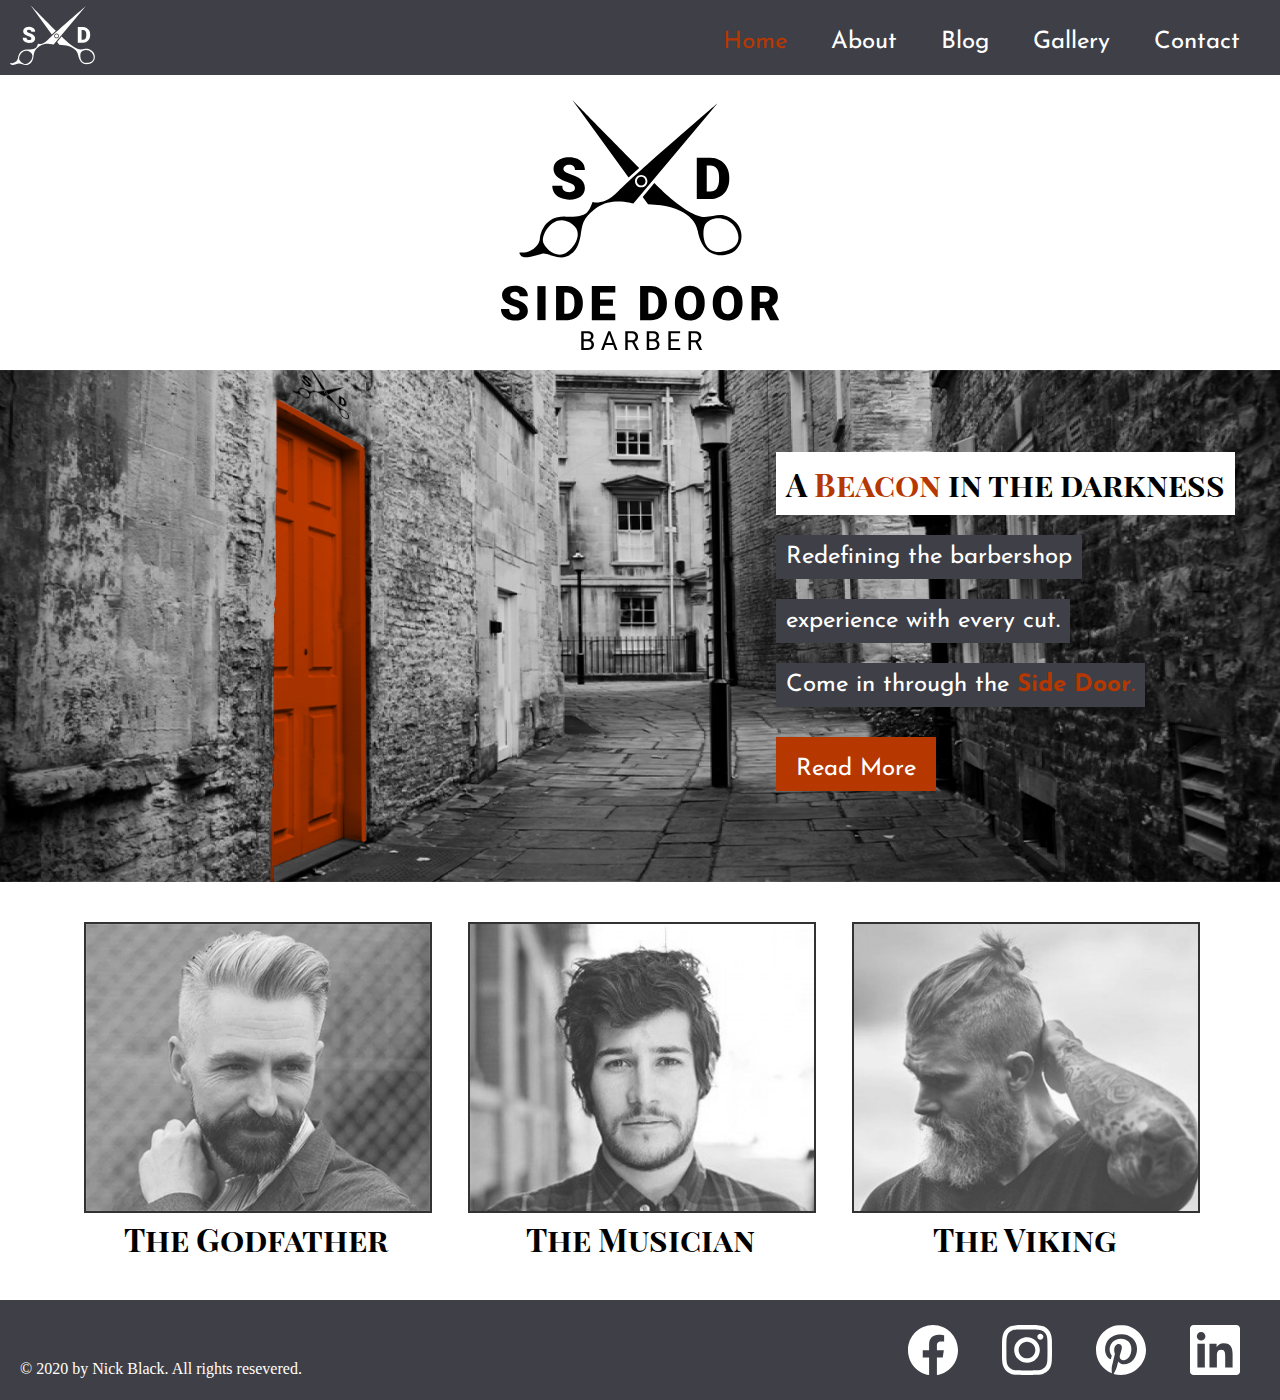
<file: index.html>
<!DOCTYPE html>
<html lang="en">
<head>
    <meta charset="UTF-8">
    <meta name="viewport" content="width=device-width, initial-scale=1.0">
    <title>Side Door Barber</title>
    <link rel="stylesheet" href="style.css">
    <link href="https://fonts.googleapis.com/css2?family=Josefin+Sans:ital,wght@0,400;0,700;1,400&family=Playfair+Display+SC:ital,wght@0,400;0,700;0,900;1,400&display=swap" rel="stylesheet">
    <link rel="stylesheet" href="https://cdnjs.cloudflare.com/ajax/libs/font-awesome/4.7.0/css/font-awesome.min.css">
    <script src="script.js"></script>
</head>
<body>

    <header>
        <nav id="navbar" class="navbar">
            <object data="./images/sdb_scissors_white.svg" type="image/svg+xml"></object>
            <div id="nav-links" class="topnav">
                <a href="javascript:void(0);" class="icon" onclick="myFunction()">
                    <i class="fa fa-bars"></i>
                </a>
                <a href="index.html" class="active">Home</a>
                <a href="./about/about.html">About</a>
                <a href="./blog/blog.html">Blog</a>
                <a href="./gallery/gallery.html">Gallery</a>
                <a href="./contact/contact.html">Contact</a>
            </div>
        </nav>
    </header>
    <main>
        <section id="logo">
            <object data="./images/sdb_logo_black.svg" type="image/svg+xml"></object>
        </section>
        
        <section>
            <div class="textbox-5"><h1>A <span class="orange-text" onclick="beaconLight()">Beacon</span> in the darkness</h1></div>
            <div id="main-image">
                <div class="main-container">
                    <img src="./images/main-img.svg" alt="Let There Be Light" id="beacon">
                    <img src="./images/main-img-door-o.svg" alt="Knock Twice" id="orange-door">
                    <img src="./images/main-img-door-y.svg" alt="Knock Twice" id="yellow-door">
                    <img src="./images/main-img-door-b.svg" alt="Knock Twice" id="blue-door">
                    <img src="./images/main-img-door-g.svg" alt="Knock Twice" id="green-door">
                    <img src="./images/main-img-door-p.svg" alt="Knock Twice" id="pink-door">
                    <div class="side-box">
                        <div class="textbox-1">
                            <h1>A <span class="orange-text" onclick="beaconLight()">Beacon</span> in the darkness</h1>
                        </div>
                        <div class="textbox-2">
                            <h2>Redefining the barbershop</h2>
                        </div>
                        <div class="textbox-2">
                            <h2>experience with every cut.</h2>
                        </div>
                        <div class="textbox-2">
                            <h2>Come in through the <span class="orange-text" onclick="changeDoor()"><b>Side Door</b>.</span></h2>
                        </div>
                        <div class="textbox-3">
                            <h2>Redefining the barbershop experience with every cut.</h2>
                            <h2>Come in through the <span class="orange-text" onclick="changeDoor()"><b>Side Door</b>.</span></h2>
                        </div>
                        <a href="./about/about.html">
                            <div class="button">
                                Read More
                            </div>
                        </a>
                    </div>
                </div>
            </div>
            <div class="textbox-4">
                <h2>Redefining the barbershop experience with every cut.</h2>
                <h2>Come in through the <span class="orange-text" onclick="changeDoor()"><b>Side Door</b>.</span></h2>
            </div>
        </section>
        <section>
            <div class="second-container">
                <div class="image-box">
                    <a href="./gallery/gallery.html"><img src="./images/the_og.jpg" alt="The Godfather"></a>
                    <h1>The Godfather</h1>
                </div>
                <div class="image-box">
                    <a href="./gallery/gallery.html"><img src="./images/the_musician.jpg" alt="The Musician"></a>
                    <h1>The Musician</h1>
                </div>
                <div class="image-box">
                    <a href="./gallery/gallery.html"><img src="./images/the_viking.jpg" alt="The Viking"></a>
                    <h1>The Viking</h1>
                </div>
            </div>
        </section>
    </main>
    <footer>
        <section class="footer-box">
           
            <div class="social-media">
                <a href="https://www.facebook.com" target="_blank"><img src="./images/facebook_logo.svg" alt="Facebook.com"></a>
                <a href="https://www.instagram.com" target="_blank"><img src="./images/instagram_logo.svg" alt="Instagram.com"></a>
                <a href="https://www.pinterest.com" target="_blank"><img src="./images/pinterest_logo.svg" alt="Pinterest.com"></a>
                <a href="https://www.linkedin.com" target="_blank"><img src="./images/linkedin_logo.svg" alt="linkedIn.com"></a>
                <span class="small-text">© 2020 by Nick Black. All rights resevered.</span>
            </div>
        </section>
    </footer>
</body>
</html>
</file>
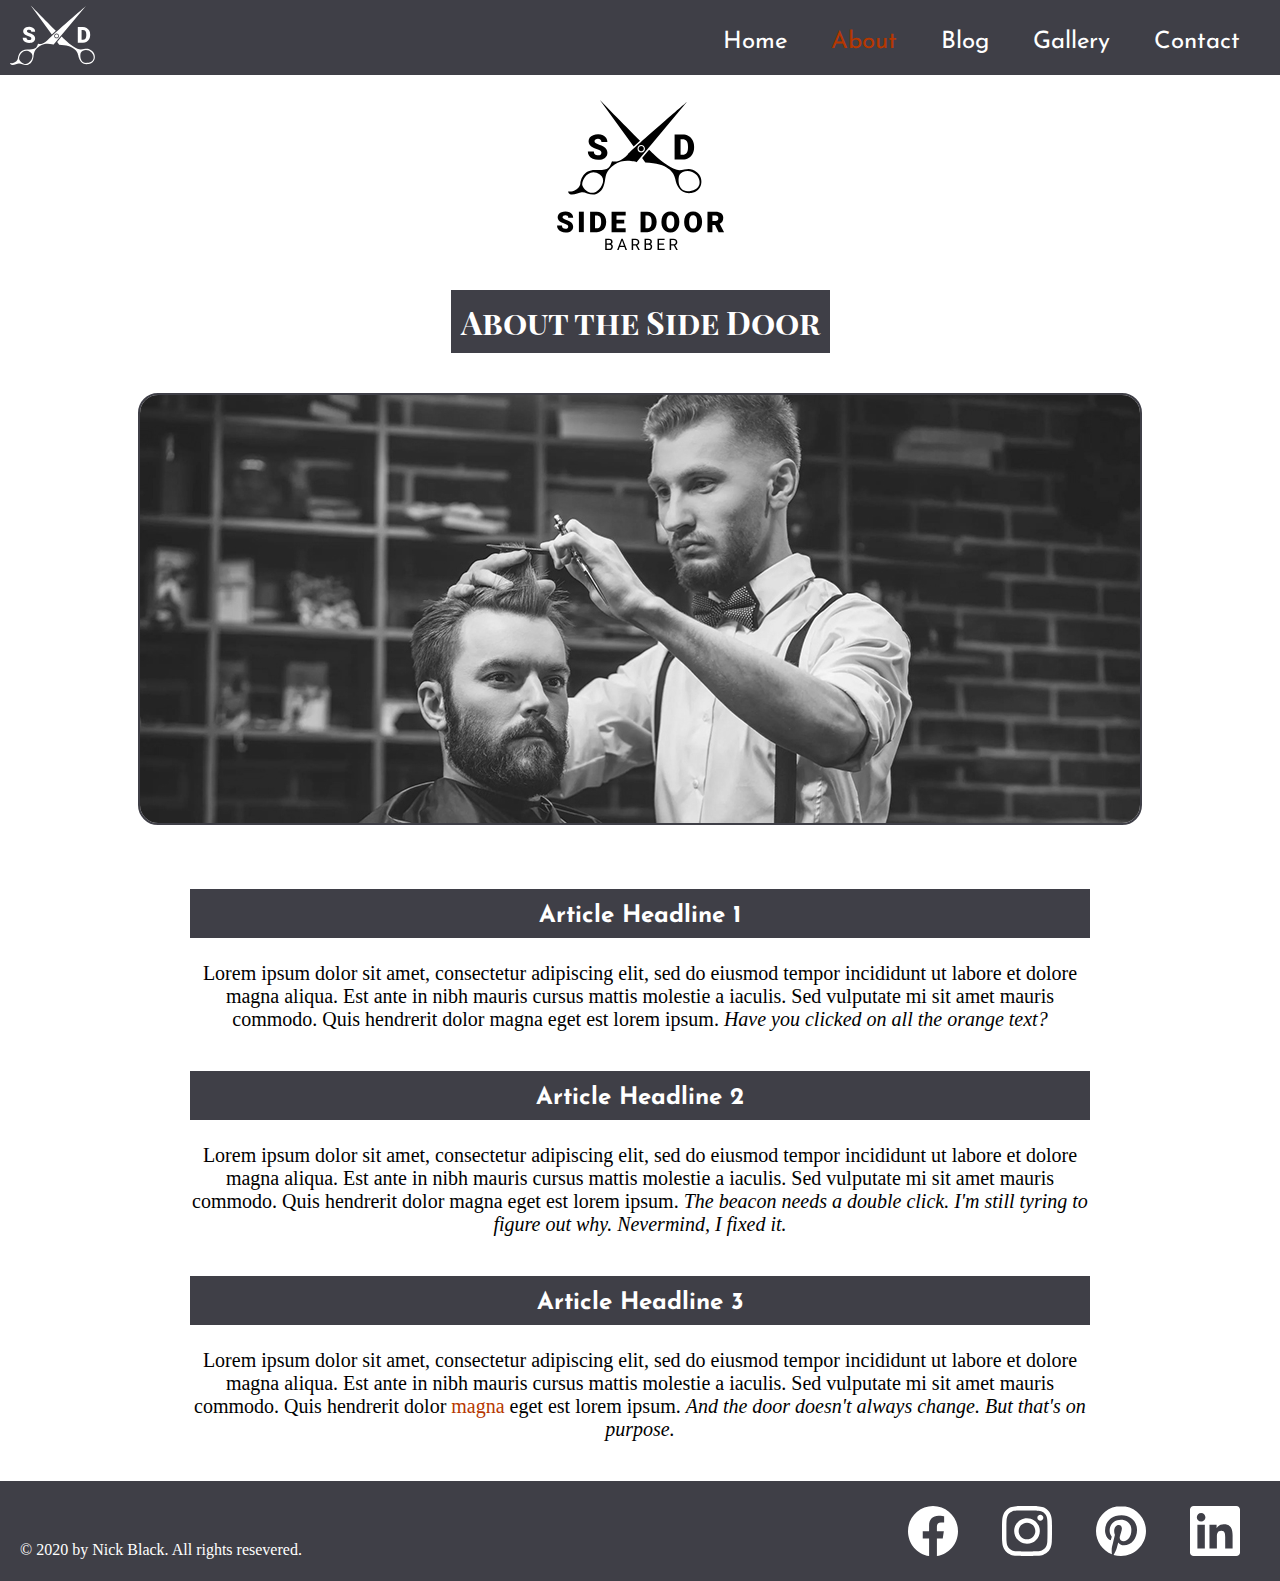
<file: about/about.html>
<!DOCTYPE html>
<html lang="en">
<head>
    <meta charset="UTF-8">
    <meta name="viewport" content="width=device-width, initial-scale=1.0">
    <title>About Side Door</title>
    <link rel="stylesheet" href="../style.css">
    <link rel="stylesheet" href="about-style.css">
    <link href="https://fonts.googleapis.com/css2?family=Josefin+Sans:ital,wght@0,400;0,700;1,400&family=Playfair+Display+SC:ital,wght@0,400;0,700;0,900;1,400&display=swap" rel="stylesheet">
    <link rel="stylesheet" href="https://cdnjs.cloudflare.com/ajax/libs/font-awesome/4.7.0/css/font-awesome.min.css">
    <script src="../script.js"></script>
</head>
<body>
    <header>
        <nav id="navbar" class="navbar">
            <object data="../images/sdb_scissors_white.svg" type="image/svg+xml"></object>
            <div id="nav-links" class="topnav">
                <a href="javascript:void(0);" class="icon" onclick="myFunction()">
                    <i class="fa fa-bars"></i>
                </a>
                <a href="../index.html">Home</a>
                <a href="../about/about.html" class="active">About</a>
                <a href="../blog/blog.html">Blog</a>
                <a href="../gallery/gallery.html" >Gallery</a>
                <a href="../contact/contact.html">Contact</a>
            </div>
        </nav>
    </header>
    <main>
        <section id="logo">
            <object data="../images/sdb_logo_black.svg" type="image/svg+xml"></object>
        </section>
        <section class="wrapper">
            <div class="about-container">
                <div class="headline-box">
                    <h1>About the Side Door</h1>
                </div>
                <div class="about-image-container">
                    <img src="./cutin_hair.jpg" alt="Cuttin' Hair" class="about-image">
                </div>
            </div>
            <div class="article-container">
                <div class="article-box">
                    <h3 class="header-bars">Article Headline 1</h3>
                    <article>Lorem ipsum dolor sit amet, consectetur adipiscing elit, sed do eiusmod tempor incididunt ut labore et dolore magna aliqua. Est ante in nibh mauris cursus mattis molestie a iaculis. Sed vulputate mi sit amet mauris commodo. Quis hendrerit dolor magna eget est lorem ipsum. <i>Have you clicked on all the orange text?</i></article>
                </div>
                <div class="article-box">
                    <h3 class="header-bars">Article Headline 2</h3>
                    <article>Lorem ipsum dolor sit amet, consectetur adipiscing elit, sed do eiusmod tempor incididunt ut labore et dolore magna aliqua. Est ante in nibh mauris cursus mattis molestie a iaculis. Sed vulputate mi sit amet mauris commodo. Quis hendrerit dolor magna eget est lorem ipsum. <i>The beacon needs a double click. I'm still tyring to figure out why. Nevermind, I fixed it.</i></article>
                </div>
                <div class="article-box">
                    <h3 class="header-bars">Article Headline 3</h3>
                    <article>Lorem ipsum dolor sit amet, consectetur adipiscing elit, sed do eiusmod tempor incididunt ut labore et dolore magna aliqua. Est ante in nibh mauris cursus mattis molestie a iaculis. Sed vulputate mi sit amet mauris commodo. Quis hendrerit dolor <span class="orange-text" onclick="turnOrange()">magna</span> eget est lorem ipsum. <i>And the door doesn't always change.  But that's on purpose.</i></article>
                </div>
            </div>
        </section>
            </main>
    <footer>
        <section class="footer-box">
            <div class="social-media">
                <a href="https://www.facebook.com" target="_blank"><img src="../images/facebook_logo.svg" alt="Facebook.com"></a>
                <a href="https://www.instagram.com" target="_blank"><img src="../images/instagram_logo.svg" alt="Instagram.com"></a>
                <a href="https://www.pinterest.com" target="_blank"><img src="../images/pinterest_logo.svg" alt="Pinterest.com"></a>
                <a href="https://www.linkedin.com" target="_blank"><img src="../images/linkedin_logo.svg" alt="linkedIn.com"></a>
                <span class="small-text">© 2020 by Nick Black. All rights resevered.</span>
            </div>
        </section>
    </footer>
</body>
</html>
</file>
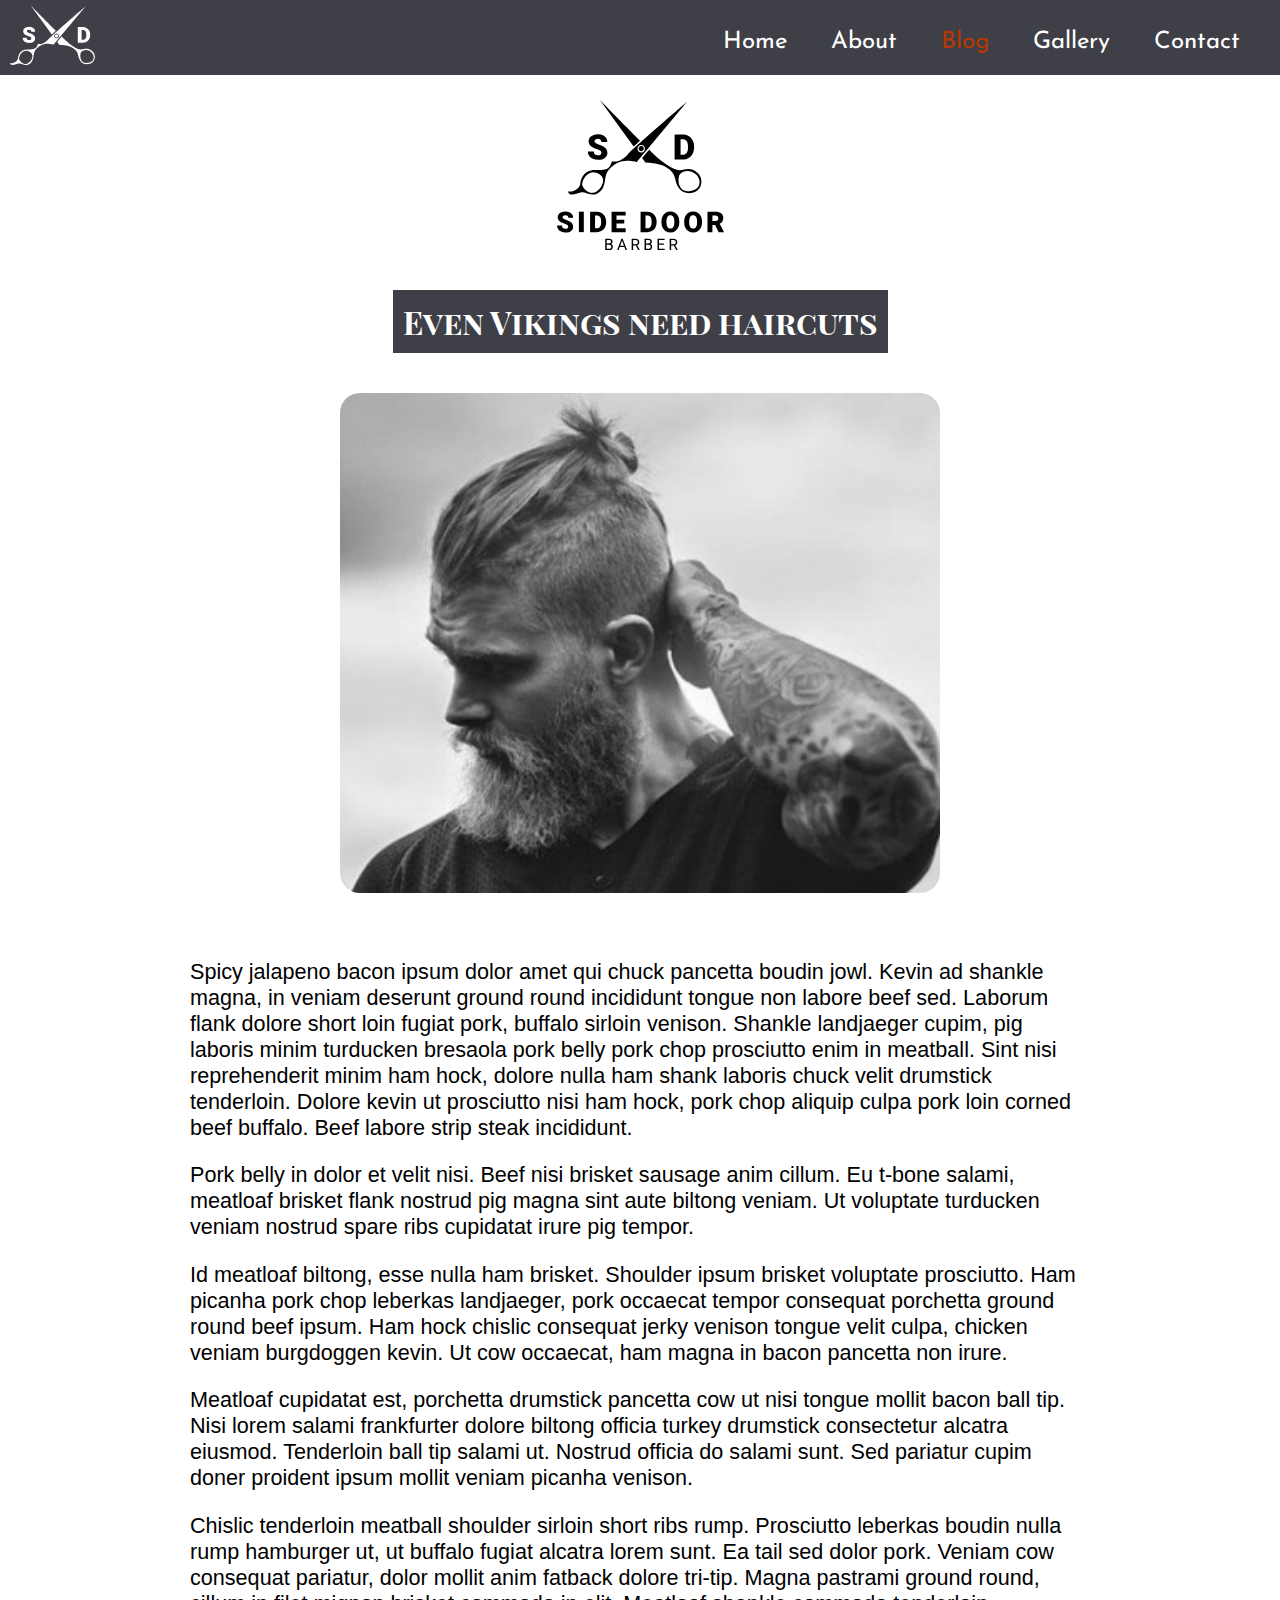
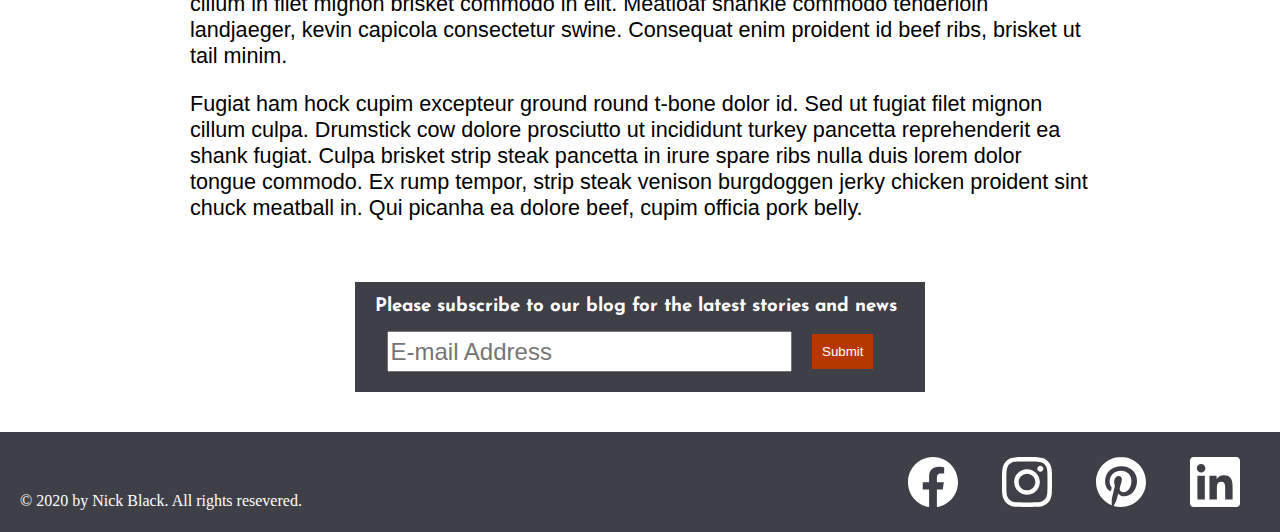
<file: blog/blog-page-1.html>
<!DOCTYPE html>
<html lang="en">
<head>
    <meta charset="UTF-8">
    <meta name="viewport" content="width=device-width, initial-scale=1.0">
    <title>The Side Blog</title>
    <link rel="stylesheet" href="../style.css">
    <link rel="stylesheet" href="blog-style.css">
    <link href="https://fonts.googleapis.com/css2?family=Josefin+Sans:ital,wght@0,400;0,700;1,400&family=Playfair+Display+SC:ital,wght@0,400;0,700;0,900;1,400&display=swap" rel="stylesheet">
    <link rel="stylesheet" href="https://cdnjs.cloudflare.com/ajax/libs/font-awesome/4.7.0/css/font-awesome.min.css">
    <script src="../script.js"></script>
</head>
<body>
    <header>
        <nav id="navbar" class="navbar">
            <object data="../images/sdb_scissors_white.svg" type="image/svg+xml"></object>
            <div id="nav-links" class="topnav">
                <a href="javascript:void(0);" class="icon" onclick="myFunction()">
                    <i class="fa fa-bars"></i>
                </a>
                <a href="../index.html">Home</a>
                <a href="../about/about.html">About</a>
                <a href="../blog/blog.html" class="active">Blog</a>
                <a href="../gallery/gallery.html" >Gallery</a>
                <a href="../contact/contact.html">Contact</a>
            </div>
        </nav>
    </header>
    <main>
        <section id="logo">
            <object data="../images/sdb_logo_black.svg" type="image/svg+xml"></object>
        </section>
        <section class="wrapper">
            <div class="headline-box">
                <h1>Even Vikings need haircuts</h1>
            </div>
            <div class="blog-container">
                <div class="headline-image">
                    <img src="./images/the_viking.jpg" alt="Viking">
                </div>
                <section class="blog-article">
                    <p>Spicy jalapeno bacon ipsum dolor amet qui chuck pancetta boudin jowl. Kevin ad shankle magna, in veniam deserunt ground round incididunt tongue non labore beef sed. Laborum flank dolore short loin fugiat pork, buffalo sirloin venison. Shankle landjaeger cupim, pig laboris minim turducken bresaola pork belly pork chop prosciutto enim in meatball. Sint nisi reprehenderit minim ham hock, dolore nulla ham shank laboris chuck velit drumstick tenderloin. Dolore kevin ut prosciutto nisi ham hock, pork chop aliquip culpa pork loin corned beef buffalo. Beef labore strip steak incididunt.</p>
                    <p>Pork belly in dolor et velit nisi. Beef nisi brisket sausage anim cillum. Eu t-bone salami, meatloaf brisket flank nostrud pig magna sint aute biltong veniam. Ut voluptate turducken veniam nostrud spare ribs cupidatat irure pig tempor.</p>
                    <p>Id meatloaf biltong, esse nulla ham brisket. Shoulder ipsum brisket voluptate prosciutto. Ham picanha pork chop leberkas landjaeger, pork occaecat tempor consequat porchetta ground round beef ipsum. Ham hock chislic consequat jerky venison tongue velit culpa, chicken veniam burgdoggen kevin. Ut cow occaecat, ham magna in bacon pancetta non irure.</p>
                    <p>Meatloaf cupidatat est, porchetta drumstick pancetta cow ut nisi tongue mollit bacon ball tip. Nisi lorem salami frankfurter dolore biltong officia turkey drumstick consectetur alcatra eiusmod. Tenderloin ball tip salami ut. Nostrud officia do salami sunt. Sed pariatur cupim doner proident ipsum mollit veniam picanha venison.</p>
                    <p>Chislic tenderloin meatball shoulder sirloin short ribs rump. Prosciutto leberkas boudin nulla rump hamburger ut, ut buffalo fugiat alcatra lorem sunt. Ea tail sed dolor pork. Veniam cow consequat pariatur, dolor mollit anim fatback dolore tri-tip. Magna pastrami ground round, cillum in filet mignon brisket commodo in elit. Meatloaf shankle commodo tenderloin landjaeger, kevin capicola consectetur swine. Consequat enim proident id beef ribs, brisket ut tail minim.</p>
                    <p>Fugiat ham hock cupim excepteur ground round t-bone dolor id. Sed ut fugiat filet mignon cillum culpa. Drumstick cow dolore prosciutto ut incididunt turkey pancetta reprehenderit ea shank fugiat. Culpa brisket strip steak pancetta in irure spare ribs nulla duis lorem dolor tongue commodo. Ex rump tempor, strip steak venison burgdoggen jerky chicken proident sint chuck meatball in. Qui picanha ea dolore beef, cupim officia pork belly.</p>
                </section>
                
                
            </div>
        </section>
        <section class="wrapper">
            <form action="results.html" method="get">
                <div class="subscribe-box">
                    <h3>Please subscribe to our blog for the latest stories and news</h3>
                    <div class="email-row">
                        <input type="email" name="email" id="email" placeholder="E-mail Address" required>
                        <input type="submit" value="Submit">
                    </div>
                </div>
            </form>
        </section>
    </main>
    <footer>
        <section class="footer-box">
            <div class="social-media">
                <a href="https://www.facebook.com" target="_blank"><img src="../images/facebook_logo.svg" alt="Facebook.com"></a>
                <a href="https://www.instagram.com" target="_blank"><img src="../images/instagram_logo.svg" alt="Instagram.com"></a>
                <a href="https://www.pinterest.com" target="_blank"><img src="../images/pinterest_logo.svg" alt="Pinterest.com"></a>
                <a href="https://www.linkedin.com" target="_blank"><img src="../images/linkedin_logo.svg" alt="linkedIn.com"></a>
                <span class="small-text">© 2020 by Nick Black. All rights resevered.</span>
            </div>
        </section>
    </footer>
</body>
</html>
</file>
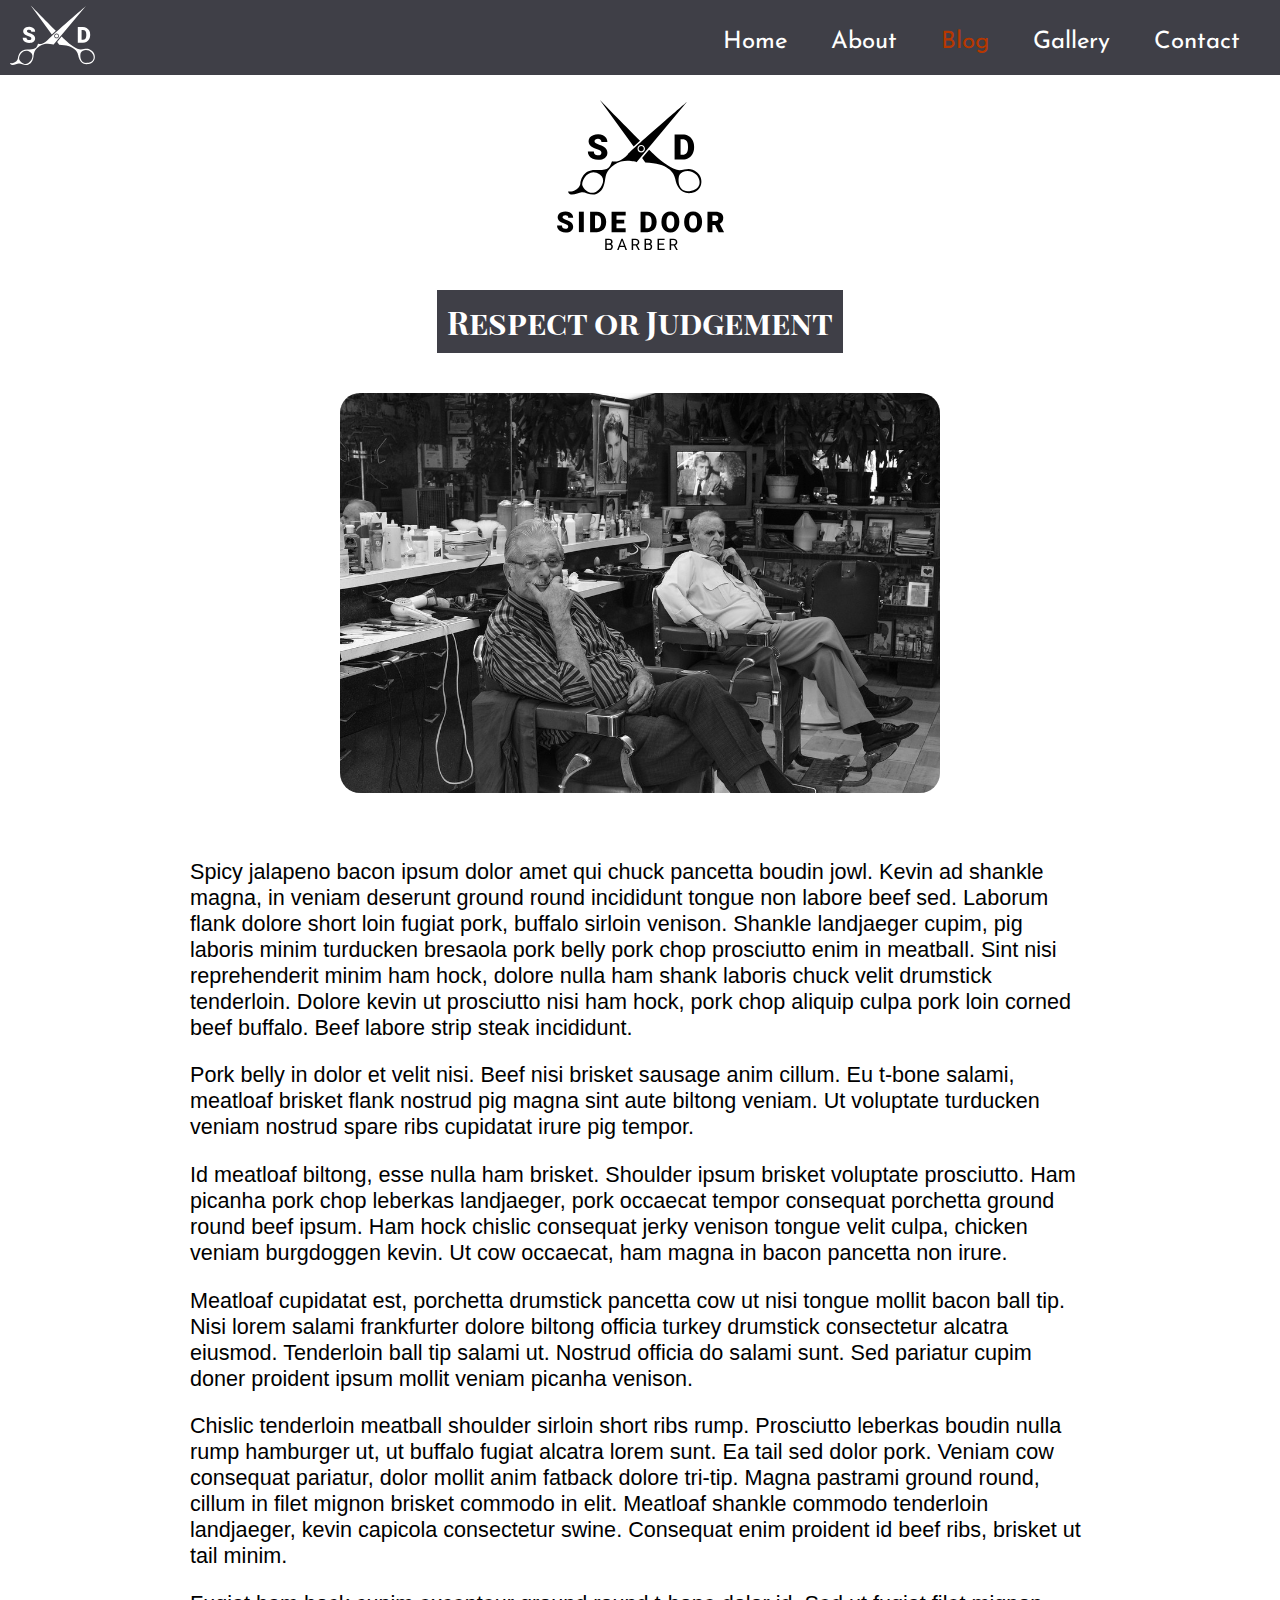
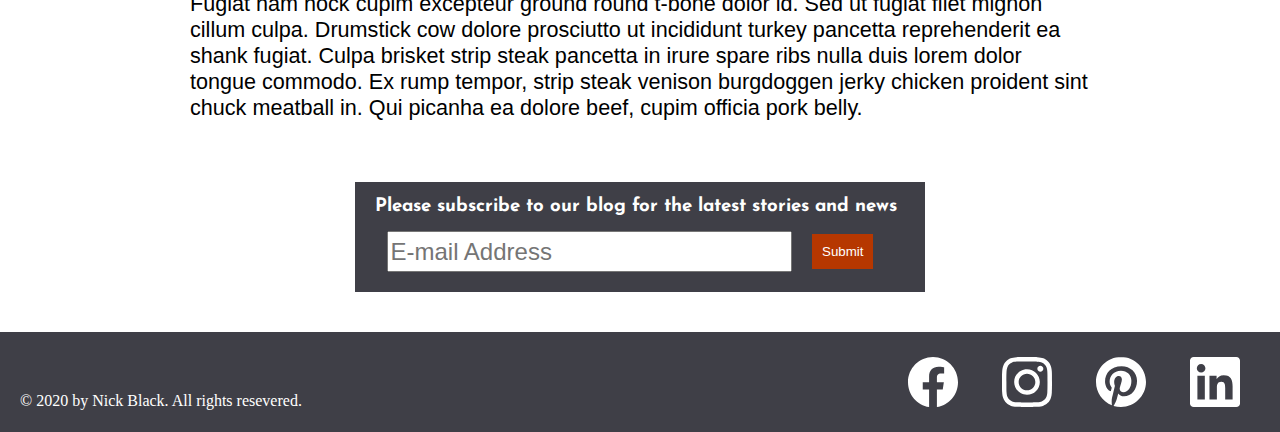
<file: blog/blog-page-2.html>
<!DOCTYPE html>
<html lang="en">
<head>
    <meta charset="UTF-8">
    <meta name="viewport" content="width=device-width, initial-scale=1.0">
    <title>The Side Blog</title>
    <link rel="stylesheet" href="../style.css">
    <link rel="stylesheet" href="blog-style.css">
    <link href="https://fonts.googleapis.com/css2?family=Josefin+Sans:ital,wght@0,400;0,700;1,400&family=Playfair+Display+SC:ital,wght@0,400;0,700;0,900;1,400&display=swap" rel="stylesheet">
    <link rel="stylesheet" href="https://cdnjs.cloudflare.com/ajax/libs/font-awesome/4.7.0/css/font-awesome.min.css">
    <script src="../script.js"></script>
</head>
<body>
    <header>
        <nav id="navbar" class="navbar">
            <object data="../images/sdb_scissors_white.svg" type="image/svg+xml"></object>
            <div id="nav-links" class="topnav">
                <a href="javascript:void(0);" class="icon" onclick="myFunction()">
                    <i class="fa fa-bars"></i>
                </a>
                <a href="../index.html">Home</a>
                <a href="../about/about.html">About</a>
                <a href="../blog/blog.html" class="active">Blog</a>
                <a href="../gallery/gallery.html" >Gallery</a>
                <a href="../contact/contact.html">Contact</a>
            </div>
        </nav>
    </header>
    <main>
        <section id="logo">
            <object data="../images/sdb_logo_black.svg" type="image/svg+xml"></object>
        </section>
        <section class="wrapper">
            <div class="headline-box">
                <h1>Respect or Judgement</h1>
            </div>
            <div class="blog-container">
                <div class="headline-image">
                    <img src="./images/oldbarbers.jpg" alt="Viking">
                </div>
                <section class="blog-article">
                    <p>Spicy jalapeno bacon ipsum dolor amet qui chuck pancetta boudin jowl. Kevin ad shankle magna, in veniam deserunt ground round incididunt tongue non labore beef sed. Laborum flank dolore short loin fugiat pork, buffalo sirloin venison. Shankle landjaeger cupim, pig laboris minim turducken bresaola pork belly pork chop prosciutto enim in meatball. Sint nisi reprehenderit minim ham hock, dolore nulla ham shank laboris chuck velit drumstick tenderloin. Dolore kevin ut prosciutto nisi ham hock, pork chop aliquip culpa pork loin corned beef buffalo. Beef labore strip steak incididunt.</p>
                    <p>Pork belly in dolor et velit nisi. Beef nisi brisket sausage anim cillum. Eu t-bone salami, meatloaf brisket flank nostrud pig magna sint aute biltong veniam. Ut voluptate turducken veniam nostrud spare ribs cupidatat irure pig tempor.</p>
                    <p>Id meatloaf biltong, esse nulla ham brisket. Shoulder ipsum brisket voluptate prosciutto. Ham picanha pork chop leberkas landjaeger, pork occaecat tempor consequat porchetta ground round beef ipsum. Ham hock chislic consequat jerky venison tongue velit culpa, chicken veniam burgdoggen kevin. Ut cow occaecat, ham magna in bacon pancetta non irure.</p>
                    <p>Meatloaf cupidatat est, porchetta drumstick pancetta cow ut nisi tongue mollit bacon ball tip. Nisi lorem salami frankfurter dolore biltong officia turkey drumstick consectetur alcatra eiusmod. Tenderloin ball tip salami ut. Nostrud officia do salami sunt. Sed pariatur cupim doner proident ipsum mollit veniam picanha venison.</p>
                    <p>Chislic tenderloin meatball shoulder sirloin short ribs rump. Prosciutto leberkas boudin nulla rump hamburger ut, ut buffalo fugiat alcatra lorem sunt. Ea tail sed dolor pork. Veniam cow consequat pariatur, dolor mollit anim fatback dolore tri-tip. Magna pastrami ground round, cillum in filet mignon brisket commodo in elit. Meatloaf shankle commodo tenderloin landjaeger, kevin capicola consectetur swine. Consequat enim proident id beef ribs, brisket ut tail minim.</p>
                    <p>Fugiat ham hock cupim excepteur ground round t-bone dolor id. Sed ut fugiat filet mignon cillum culpa. Drumstick cow dolore prosciutto ut incididunt turkey pancetta reprehenderit ea shank fugiat. Culpa brisket strip steak pancetta in irure spare ribs nulla duis lorem dolor tongue commodo. Ex rump tempor, strip steak venison burgdoggen jerky chicken proident sint chuck meatball in. Qui picanha ea dolore beef, cupim officia pork belly.</p>
                </section>
                
                
            </div>
        </section>
        <section class="wrapper">
            <form action="results.html" method="get">
                <div class="subscribe-box">
                    <h3>Please subscribe to our blog for the latest stories and news</h3>
                    <div class="email-row">
                        <input type="email" name="email" id="email" placeholder="E-mail Address" required>
                        <input type="submit" value="Submit">
                    </div>
                </div>
            </form>
        </section>
    </main>
    <footer>
        <section class="footer-box">
            <div class="social-media">
                <a href="https://www.facebook.com" target="_blank"><img src="../images/facebook_logo.svg" alt="Facebook.com"></a>
                <a href="https://www.instagram.com" target="_blank"><img src="../images/instagram_logo.svg" alt="Instagram.com"></a>
                <a href="https://www.pinterest.com" target="_blank"><img src="../images/pinterest_logo.svg" alt="Pinterest.com"></a>
                <a href="https://www.linkedin.com" target="_blank"><img src="../images/linkedin_logo.svg" alt="linkedIn.com"></a>
                <span class="small-text">© 2020 by Nick Black. All rights resevered.</span>
            </div>
        </section>
    </footer>
</body>
</html>
</file>
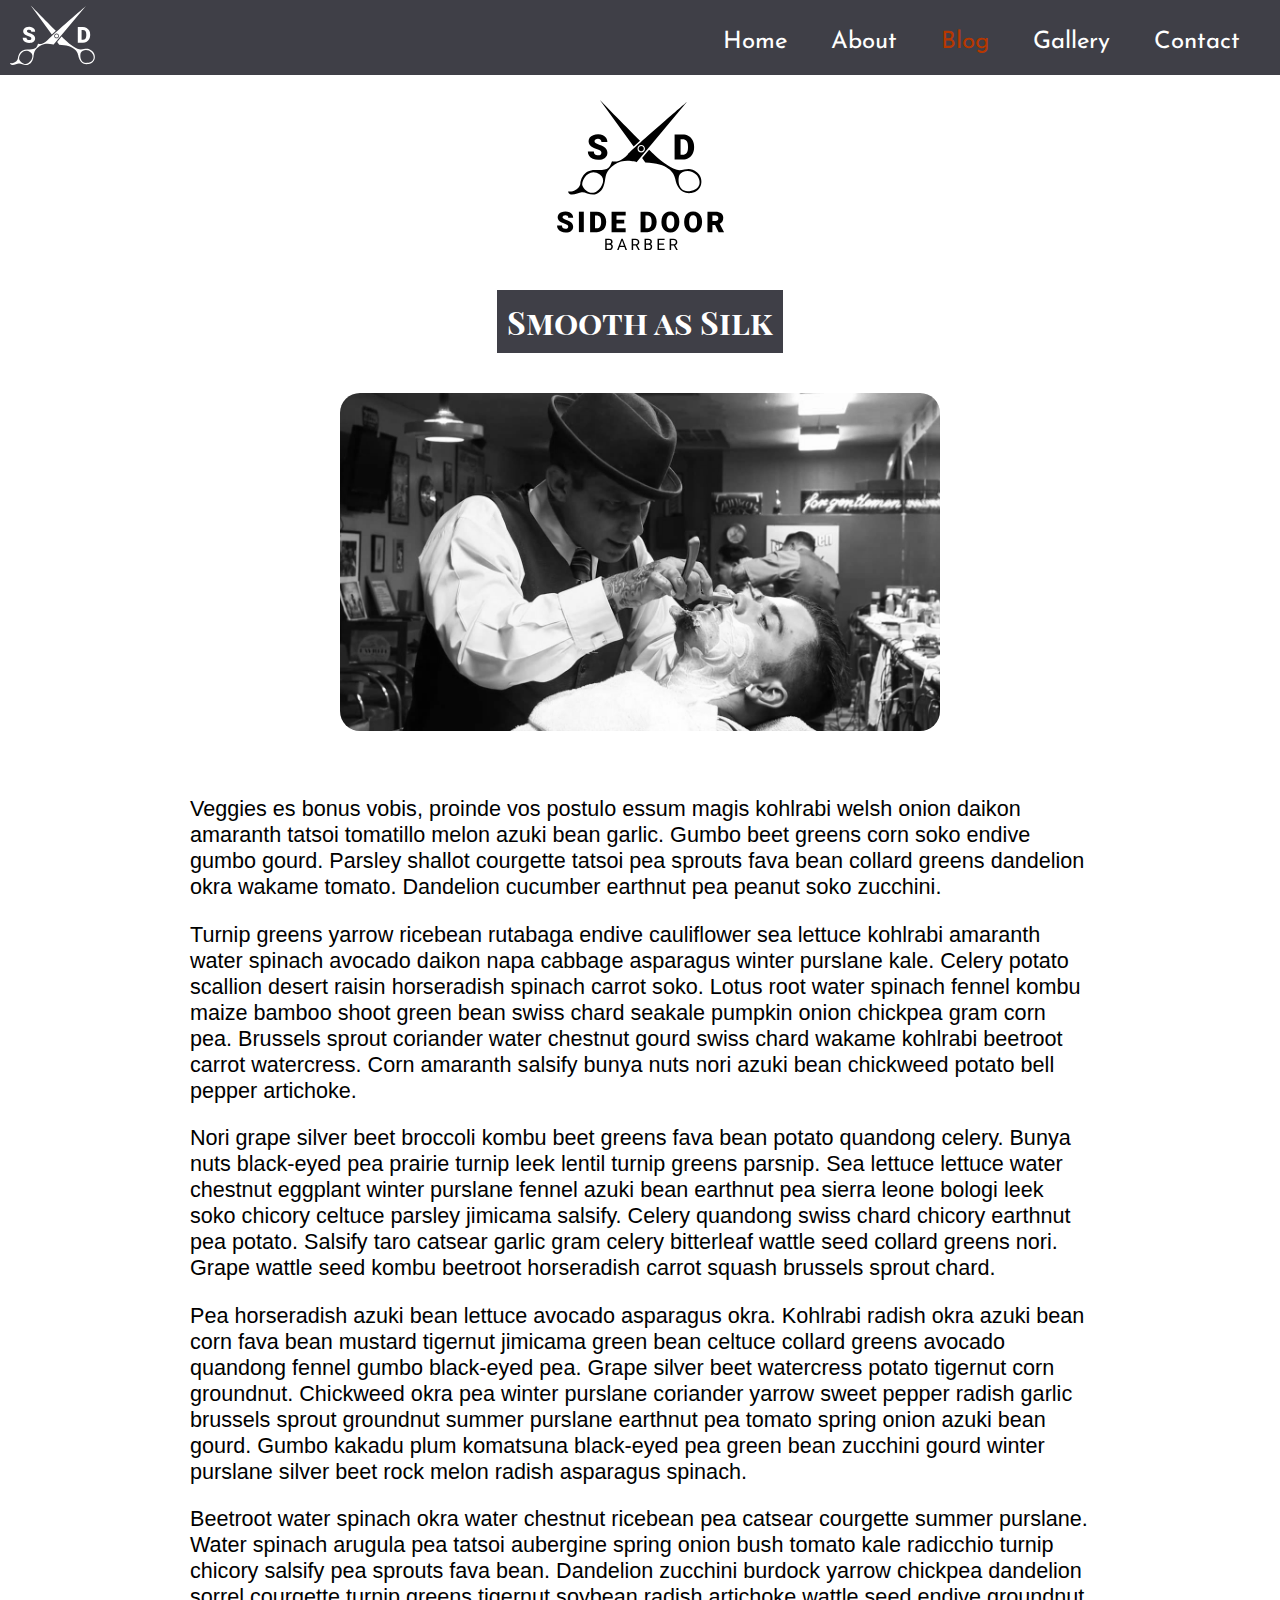
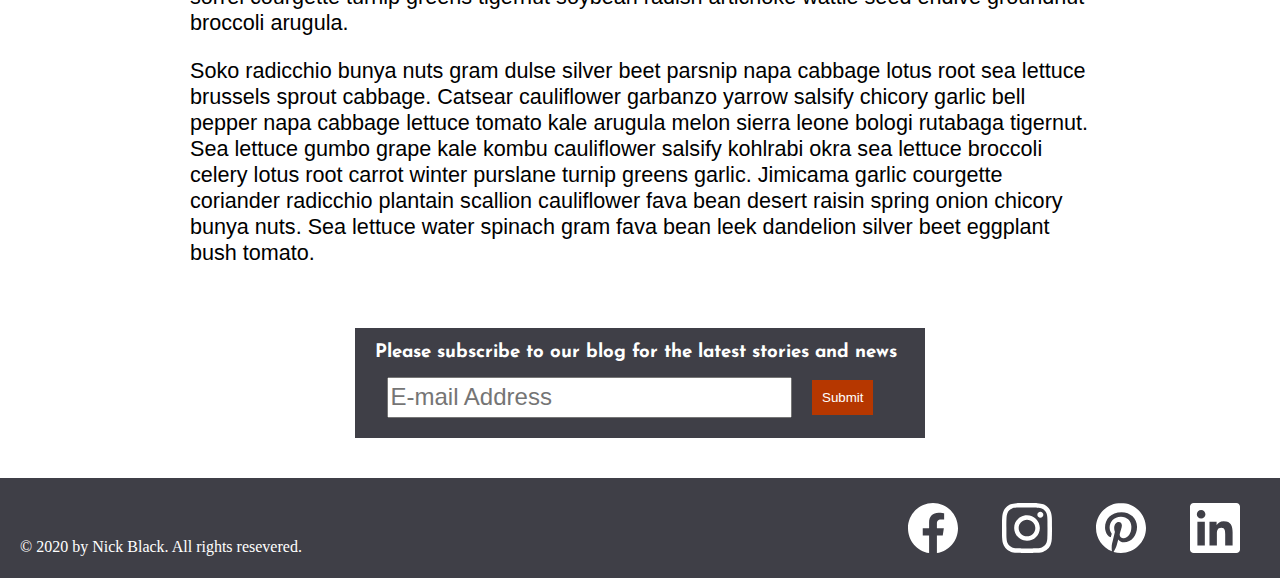
<file: blog/blog-page-3.html>
<!DOCTYPE html>
<html lang="en">
<head>
    <meta charset="UTF-8">
    <meta name="viewport" content="width=device-width, initial-scale=1.0">
    <title>The Side Blog</title>
    <link rel="stylesheet" href="../style.css">
    <link rel="stylesheet" href="blog-style.css">
    <link href="https://fonts.googleapis.com/css2?family=Josefin+Sans:ital,wght@0,400;0,700;1,400&family=Playfair+Display+SC:ital,wght@0,400;0,700;0,900;1,400&display=swap" rel="stylesheet">
    <link rel="stylesheet" href="https://cdnjs.cloudflare.com/ajax/libs/font-awesome/4.7.0/css/font-awesome.min.css">
    <script src="../script.js"></script>
</head>
<body>
    <header>
        <nav id="navbar" class="navbar">
            <object data="../images/sdb_scissors_white.svg" type="image/svg+xml"></object>
            <div id="nav-links" class="topnav">
                <a href="javascript:void(0);" class="icon" onclick="myFunction()">
                    <i class="fa fa-bars"></i>
                </a>
                <a href="../index.html">Home</a>
                <a href="../about/about.html">About</a>
                <a href="../blog/blog.html" class="active">Blog</a>
                <a href="../gallery/gallery.html" >Gallery</a>
                <a href="../contact/contact.html">Contact</a>
            </div>
        </nav>
    </header>
    <main>
        <section id="logo">
            <object data="../images/sdb_logo_black.svg" type="image/svg+xml"></object>
        </section>
        <section class="wrapper">
            <div class="headline-box">
                <h1>Smooth as Silk</h1>
            </div>
            <div class="blog-container">
                <div class="headline-image">
                    <img src="./images/straightshave.jpg" alt="Straight Razor Shave">
                </div>
                <section class="blog-article">
                    <p>Veggies es bonus vobis, proinde vos postulo essum magis kohlrabi welsh onion daikon amaranth tatsoi tomatillo melon azuki bean garlic. Gumbo beet greens corn soko endive gumbo gourd. Parsley shallot courgette tatsoi pea sprouts fava bean collard greens dandelion okra wakame tomato. Dandelion cucumber earthnut pea peanut soko zucchini.</p>
                    <p>Turnip greens yarrow ricebean rutabaga endive cauliflower sea lettuce kohlrabi amaranth water spinach avocado daikon napa cabbage asparagus winter purslane kale. Celery potato scallion desert raisin horseradish spinach carrot soko. Lotus root water spinach fennel kombu maize bamboo shoot green bean swiss chard seakale pumpkin onion chickpea gram corn pea. Brussels sprout coriander water chestnut gourd swiss chard wakame kohlrabi beetroot carrot watercress. Corn amaranth salsify bunya nuts nori azuki bean chickweed potato bell pepper artichoke.</p>
                    <p>Nori grape silver beet broccoli kombu beet greens fava bean potato quandong celery. Bunya nuts black-eyed pea prairie turnip leek lentil turnip greens parsnip. Sea lettuce lettuce water chestnut eggplant winter purslane fennel azuki bean earthnut pea sierra leone bologi leek soko chicory celtuce parsley jimicama salsify. Celery quandong swiss chard chicory earthnut pea potato. Salsify taro catsear garlic gram celery bitterleaf wattle seed collard greens nori. Grape wattle seed kombu beetroot horseradish carrot squash brussels sprout chard.</p>
                    <p>Pea horseradish azuki bean lettuce avocado asparagus okra. Kohlrabi radish okra azuki bean corn fava bean mustard tigernut jimicama green bean celtuce collard greens avocado quandong fennel gumbo black-eyed pea. Grape silver beet watercress potato tigernut corn groundnut. Chickweed okra pea winter purslane coriander yarrow sweet pepper radish garlic brussels sprout groundnut summer purslane earthnut pea tomato spring onion azuki bean gourd. Gumbo kakadu plum komatsuna black-eyed pea green bean zucchini gourd winter purslane silver beet rock melon radish asparagus spinach.</p>
                    <p>Beetroot water spinach okra water chestnut ricebean pea catsear courgette summer purslane. Water spinach arugula pea tatsoi aubergine spring onion bush tomato kale radicchio turnip chicory salsify pea sprouts fava bean. Dandelion zucchini burdock yarrow chickpea dandelion sorrel courgette turnip greens tigernut soybean radish artichoke wattle seed endive groundnut broccoli arugula.</p>
                    <p>Soko radicchio bunya nuts gram dulse silver beet parsnip napa cabbage lotus root sea lettuce brussels sprout cabbage. Catsear cauliflower garbanzo yarrow salsify chicory garlic bell pepper napa cabbage lettuce tomato kale arugula melon sierra leone bologi rutabaga tigernut. Sea lettuce gumbo grape kale kombu cauliflower salsify kohlrabi okra sea lettuce broccoli celery lotus root carrot winter purslane turnip greens garlic. Jimicama garlic courgette coriander radicchio plantain scallion cauliflower fava bean desert raisin spring onion chicory bunya nuts. Sea lettuce water spinach gram fava bean leek dandelion silver beet eggplant bush tomato.</p>
                </section>
                
                
            </div>
        </section>
        <section class="wrapper">
            <form action="results.html" method="get">
                <div class="subscribe-box">
                    <h3>Please subscribe to our blog for the latest stories and news</h3>
                    <div class="email-row">
                        <input type="email" name="email" id="email" placeholder="E-mail Address" required>
                        <input type="submit" value="Submit">
                    </div>
                </div>
            </form>
        </section>
    </main>
    <footer>
        <section class="footer-box">
            <div class="social-media">
                <a href="https://www.facebook.com" target="_blank"><img src="../images/facebook_logo.svg" alt="Facebook.com"></a>
                <a href="https://www.instagram.com" target="_blank"><img src="../images/instagram_logo.svg" alt="Instagram.com"></a>
                <a href="https://www.pinterest.com" target="_blank"><img src="../images/pinterest_logo.svg" alt="Pinterest.com"></a>
                <a href="https://www.linkedin.com" target="_blank"><img src="../images/linkedin_logo.svg" alt="linkedIn.com"></a>
                <span class="small-text">© 2020 by Nick Black. All rights resevered.</span>
            </div>
        </section>
    </footer>
</body>
</html>
</file>
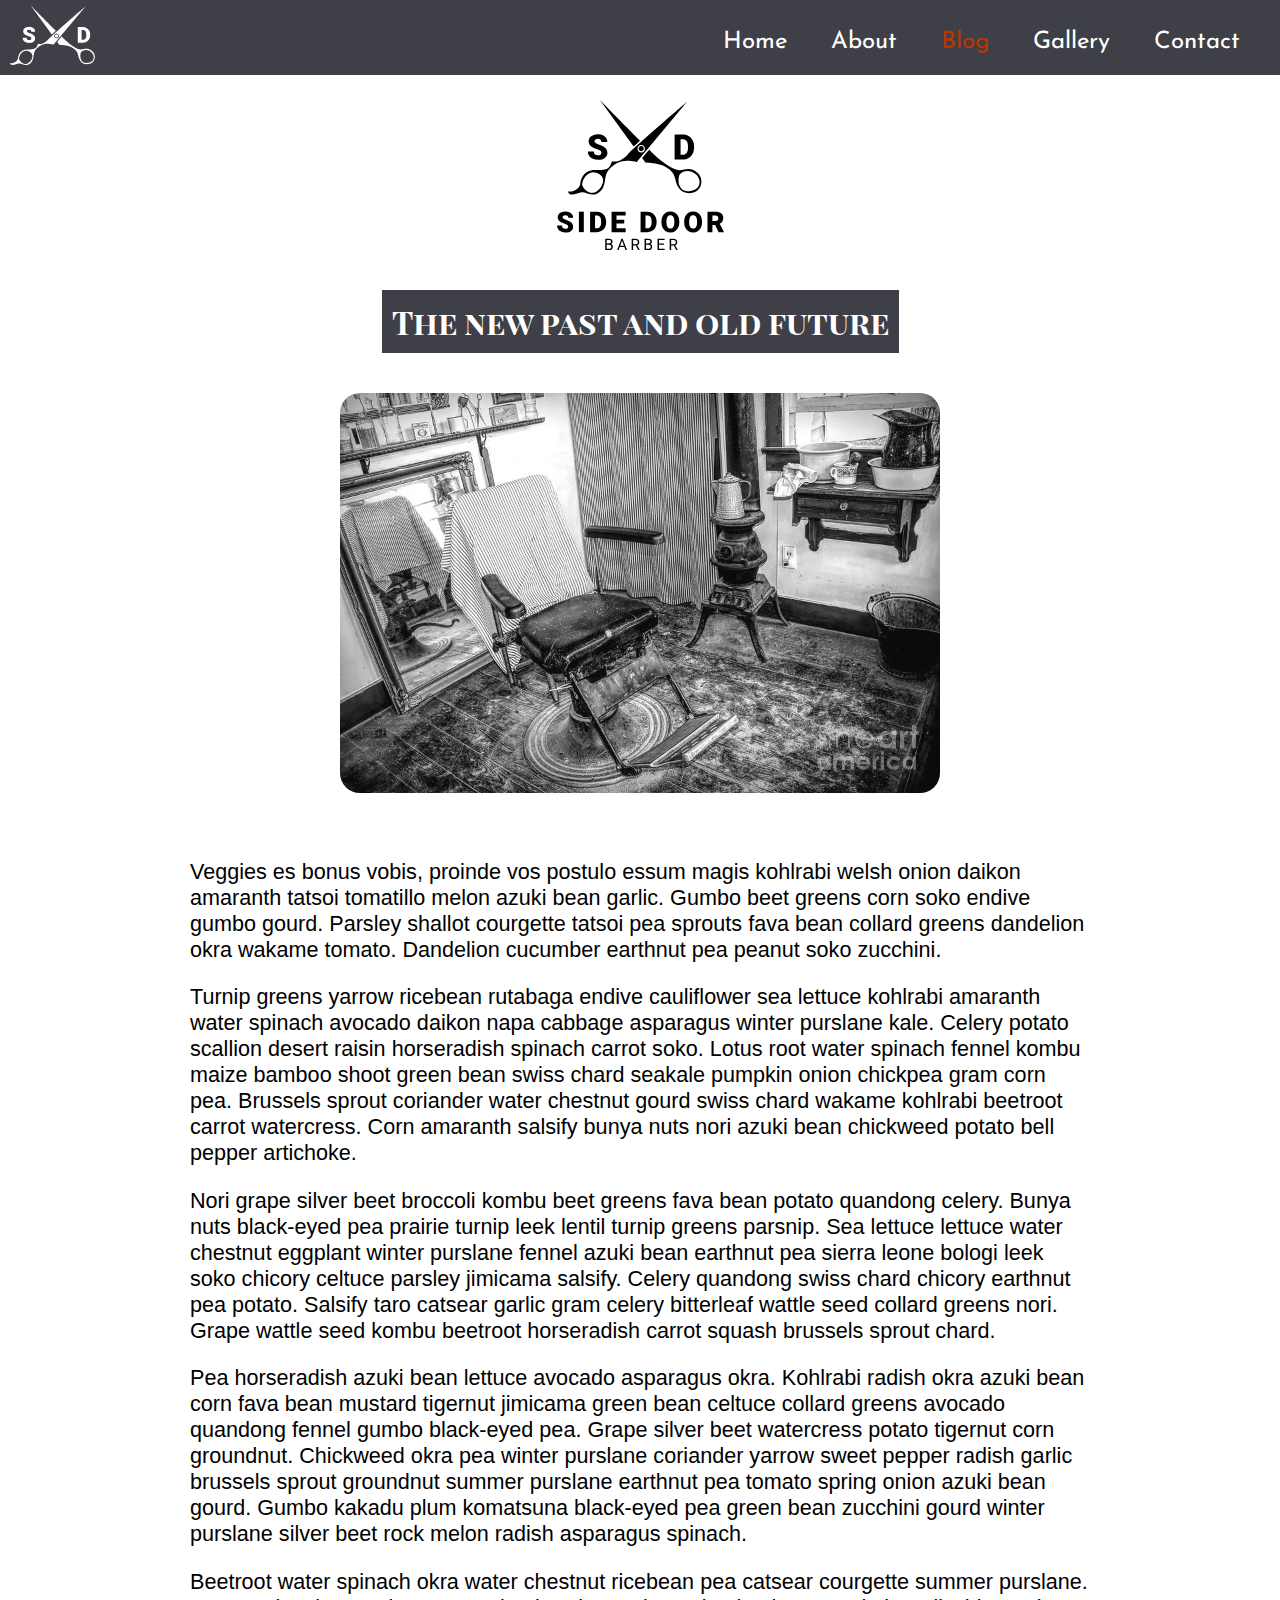
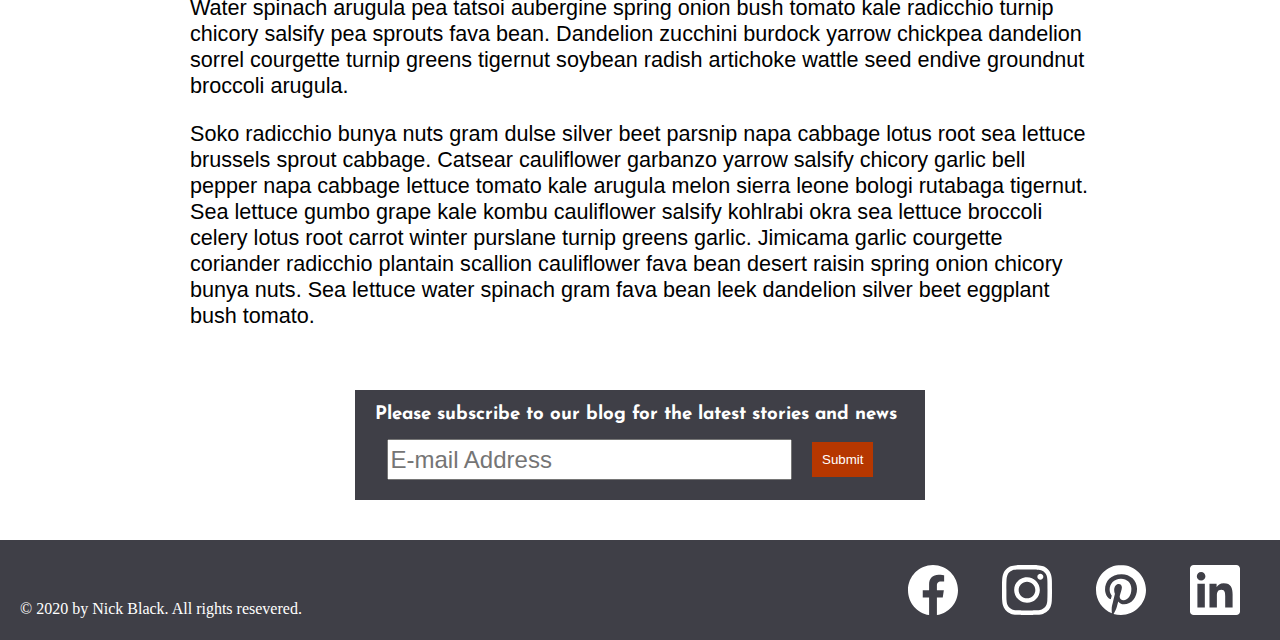
<file: blog/blog-page-4.html>
<!DOCTYPE html>
<html lang="en">
<head>
    <meta charset="UTF-8">
    <meta name="viewport" content="width=device-width, initial-scale=1.0">
    <title>The Side Blog</title>
    <link rel="stylesheet" href="../style.css">
    <link rel="stylesheet" href="blog-style.css">
    <link href="https://fonts.googleapis.com/css2?family=Josefin+Sans:ital,wght@0,400;0,700;1,400&family=Playfair+Display+SC:ital,wght@0,400;0,700;0,900;1,400&display=swap" rel="stylesheet">
    <link rel="stylesheet" href="https://cdnjs.cloudflare.com/ajax/libs/font-awesome/4.7.0/css/font-awesome.min.css">
    <script src="../script.js"></script>
</head>
<body>
    <header>
        <nav id="navbar" class="navbar">
            <object data="../images/sdb_scissors_white.svg" type="image/svg+xml"></object>
            <div id="nav-links" class="topnav">
                <a href="javascript:void(0);" class="icon" onclick="myFunction()">
                    <i class="fa fa-bars"></i>
                </a>
                <a href="../index.html">Home</a>
                <a href="../about/about.html">About</a>
                <a href="../blog/blog.html" class="active">Blog</a>
                <a href="../gallery/gallery.html" >Gallery</a>
                <a href="../contact/contact.html">Contact</a>
            </div>
        </nav>
    </header>
    <main>
        <section id="logo">
            <object data="../images/sdb_logo_black.svg" type="image/svg+xml"></object>
        </section>
        <section class="wrapper">
            <div class="headline-box">
                <h1>The new past and old future</h1>
            </div>
            <div class="blog-container">
                <div class="headline-image">
                    <img src="./images/oldbarbershop.jpg" alt="Straight Razor Shave">
                </div>
                <section class="blog-article">
                    <p>Veggies es bonus vobis, proinde vos postulo essum magis kohlrabi welsh onion daikon amaranth tatsoi tomatillo melon azuki bean garlic. Gumbo beet greens corn soko endive gumbo gourd. Parsley shallot courgette tatsoi pea sprouts fava bean collard greens dandelion okra wakame tomato. Dandelion cucumber earthnut pea peanut soko zucchini.</p>
                    <p>Turnip greens yarrow ricebean rutabaga endive cauliflower sea lettuce kohlrabi amaranth water spinach avocado daikon napa cabbage asparagus winter purslane kale. Celery potato scallion desert raisin horseradish spinach carrot soko. Lotus root water spinach fennel kombu maize bamboo shoot green bean swiss chard seakale pumpkin onion chickpea gram corn pea. Brussels sprout coriander water chestnut gourd swiss chard wakame kohlrabi beetroot carrot watercress. Corn amaranth salsify bunya nuts nori azuki bean chickweed potato bell pepper artichoke.</p>
                    <p>Nori grape silver beet broccoli kombu beet greens fava bean potato quandong celery. Bunya nuts black-eyed pea prairie turnip leek lentil turnip greens parsnip. Sea lettuce lettuce water chestnut eggplant winter purslane fennel azuki bean earthnut pea sierra leone bologi leek soko chicory celtuce parsley jimicama salsify. Celery quandong swiss chard chicory earthnut pea potato. Salsify taro catsear garlic gram celery bitterleaf wattle seed collard greens nori. Grape wattle seed kombu beetroot horseradish carrot squash brussels sprout chard.</p>
                    <p>Pea horseradish azuki bean lettuce avocado asparagus okra. Kohlrabi radish okra azuki bean corn fava bean mustard tigernut jimicama green bean celtuce collard greens avocado quandong fennel gumbo black-eyed pea. Grape silver beet watercress potato tigernut corn groundnut. Chickweed okra pea winter purslane coriander yarrow sweet pepper radish garlic brussels sprout groundnut summer purslane earthnut pea tomato spring onion azuki bean gourd. Gumbo kakadu plum komatsuna black-eyed pea green bean zucchini gourd winter purslane silver beet rock melon radish asparagus spinach.</p>
                    <p>Beetroot water spinach okra water chestnut ricebean pea catsear courgette summer purslane. Water spinach arugula pea tatsoi aubergine spring onion bush tomato kale radicchio turnip chicory salsify pea sprouts fava bean. Dandelion zucchini burdock yarrow chickpea dandelion sorrel courgette turnip greens tigernut soybean radish artichoke wattle seed endive groundnut broccoli arugula.</p>
                    <p>Soko radicchio bunya nuts gram dulse silver beet parsnip napa cabbage lotus root sea lettuce brussels sprout cabbage. Catsear cauliflower garbanzo yarrow salsify chicory garlic bell pepper napa cabbage lettuce tomato kale arugula melon sierra leone bologi rutabaga tigernut. Sea lettuce gumbo grape kale kombu cauliflower salsify kohlrabi okra sea lettuce broccoli celery lotus root carrot winter purslane turnip greens garlic. Jimicama garlic courgette coriander radicchio plantain scallion cauliflower fava bean desert raisin spring onion chicory bunya nuts. Sea lettuce water spinach gram fava bean leek dandelion silver beet eggplant bush tomato.</p>
                </section>
                
                
            </div>
        </section>
        <section class="wrapper">
            <form action="results.html" method="get">
                <div class="subscribe-box">
                    <h3>Please subscribe to our blog for the latest stories and news</h3>
                    <div class="email-row">
                        <input type="email" name="email" id="email" placeholder="E-mail Address" required>
                        <input type="submit" value="Submit">
                    </div>
                </div>
            </form>
        </section>
    </main>
    <footer>
        <section class="footer-box">
            <div class="social-media">
                <a href="https://www.facebook.com" target="_blank"><img src="../images/facebook_logo.svg" alt="Facebook.com"></a>
                <a href="https://www.instagram.com" target="_blank"><img src="../images/instagram_logo.svg" alt="Instagram.com"></a>
                <a href="https://www.pinterest.com" target="_blank"><img src="../images/pinterest_logo.svg" alt="Pinterest.com"></a>
                <a href="https://www.linkedin.com" target="_blank"><img src="../images/linkedin_logo.svg" alt="linkedIn.com"></a>
                <span class="small-text">© 2020 by Nick Black. All rights resevered.</span>
            </div>
        </section>
    </footer>
</body>
</html>
</file>
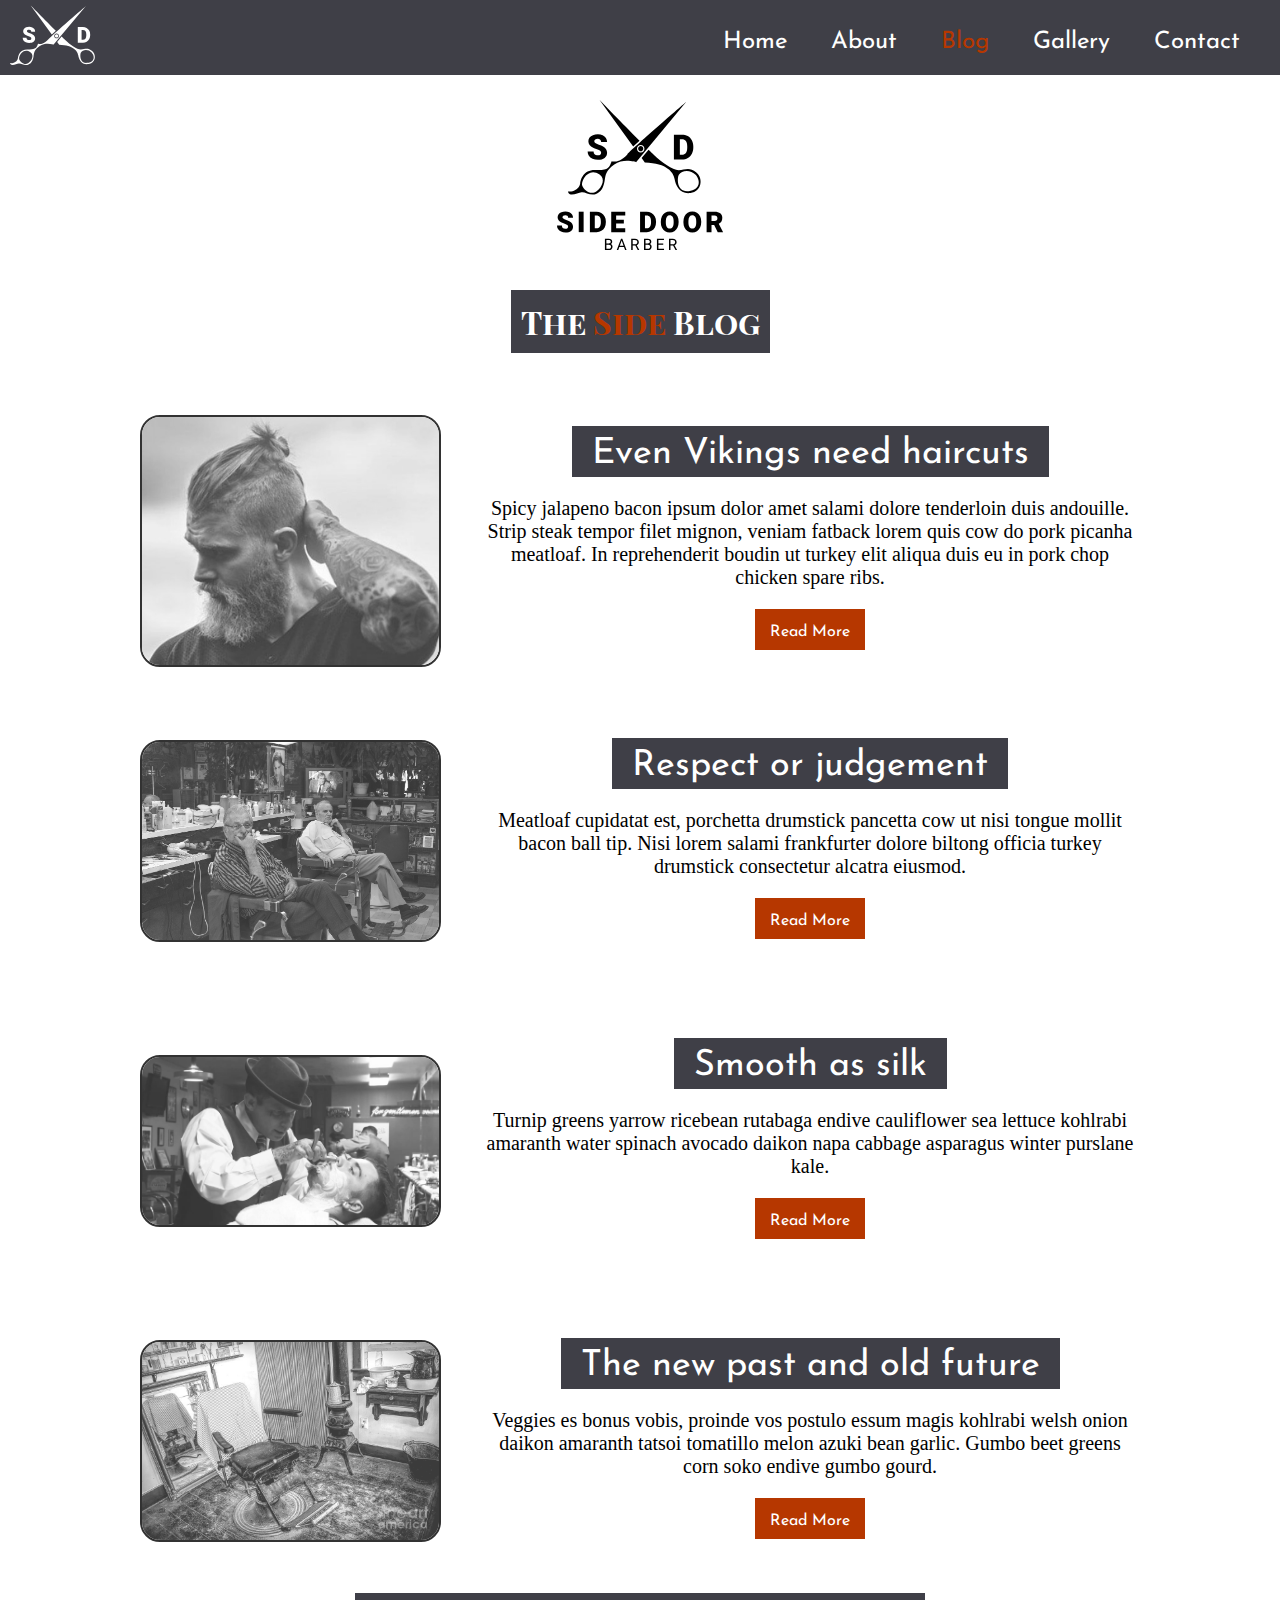
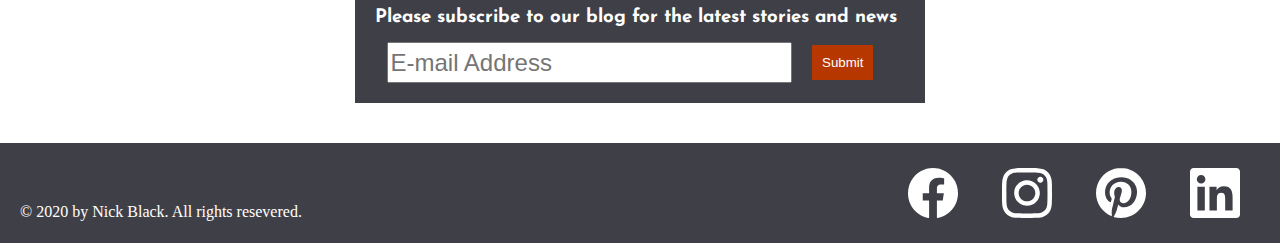
<file: blog/blog.html>
<!DOCTYPE html>
<html lang="en">
<head>
    <meta charset="UTF-8">
    <meta name="viewport" content="width=device-width, initial-scale=1.0">
    <title>The Side Blog</title>
    <link rel="stylesheet" href="../style.css">
    <link rel="stylesheet" href="blog-style.css">
    <link href="https://fonts.googleapis.com/css2?family=Josefin+Sans:ital,wght@0,400;0,700;1,400&family=Playfair+Display+SC:ital,wght@0,400;0,700;0,900;1,400&display=swap" rel="stylesheet">
    <link rel="stylesheet" href="https://cdnjs.cloudflare.com/ajax/libs/font-awesome/4.7.0/css/font-awesome.min.css">
    <script src="../script.js"></script>
</head>
<body>
    <header>
        <nav id="navbar" class="navbar">
            <object data="../images/sdb_scissors_white.svg" type="image/svg+xml"></object>
            <div id="nav-links" class="topnav">
                <a href="javascript:void(0);" class="icon" onclick="myFunction()">
                    <i class="fa fa-bars"></i>
                </a>
                <a href="../index.html">Home</a>
                <a href="../about/about.html">About</a>
                <a href="../blog/blog.html" class="active">Blog</a>
                <a href="../gallery/gallery.html" >Gallery</a>
                <a href="../contact/contact.html">Contact</a>
            </div>
        </nav>
    </header>
    <main>
        <section id="logo">
            <img id="scissors" src="../images/sdb_logo_black.svg" alt="">
        </section>
        <section class="wrapper">
            <div class="headline-box">
                <h1>The <span class="orange-text" onclick="flipSis()">Side</span> Blog</h1>
            </div>
            <div class="blog-list-container">
                <div class="blog-item">
                    <div class="blog-image-box">
                        <img src="./images/the_viking.jpg" alt="image">
                    </div>
                    <div class="blog-summary">
                        <div class="blog-title">
                            <h2>Even Vikings need haircuts</h2>
                        </div>
                        <article>Spicy jalapeno bacon ipsum dolor amet salami dolore tenderloin duis andouille. Strip steak tempor filet mignon, veniam fatback lorem quis cow do pork picanha meatloaf. In reprehenderit boudin ut turkey elit aliqua duis eu in pork chop chicken spare ribs.</article>
                        <a href="blog-page-1.html"><div class="button">Read More</div></a>
                    </div>
                </div>
                <div class="blog-item">
                    <div class="blog-image-box">
                        <img src="./images/oldbarbers.jpg" alt="image">
                    </div>
                    <div class="blog-summary">
                        <div class="blog-title">
                            <h2>Respect or judgement</h2>
                        </div>
                        <article>Meatloaf cupidatat est, porchetta drumstick pancetta cow ut nisi tongue mollit bacon ball tip. Nisi lorem salami frankfurter dolore biltong officia turkey drumstick consectetur alcatra eiusmod.</article>
                        <a href="blog-page-2.html"><div class="button">Read More</div></a>
                    </div>
                </div>
                <div class="blog-item">
                    <div class="blog-image-box">
                        <img src="./images/straightshave.jpg" alt="image">
                    </div>
                    <div class="blog-summary">
                        <div class="blog-title">
                            <h2>Smooth as silk</h2>
                        </div>
                        <article>Turnip greens yarrow ricebean rutabaga endive cauliflower sea lettuce kohlrabi amaranth water spinach avocado daikon napa cabbage asparagus winter purslane kale.</article>
                        <a href="blog-page-3.html"><div class="button">Read More</div></a>
                    </div>
                </div>
                <div class="blog-item">
                    <div class="blog-image-box">
                        <img src="./images/oldbarbershop.jpg" alt="image">
                    </div>
                    <div class="blog-summary">
                        <div class="blog-title">
                            <h2>The new past and old future</h2>
                        </div>
                        <article>Veggies es bonus vobis, proinde vos postulo essum magis kohlrabi welsh onion daikon amaranth tatsoi tomatillo melon azuki bean garlic. Gumbo beet greens corn soko endive gumbo gourd.</article>
                        <a href="blog-page-4.html"><div class="button">Read More</div></a>
                    </div>
                </div>
            </div>
        </section>
        <section class="wrapper">
            <form action="results.html" method="get">
                <div class="subscribe-box">
                    <h3>Please subscribe to our blog for the latest stories and news</h3>
                    <div class="email-row">
                        <input type="email" name="email" id="email" placeholder="E-mail Address" required>
                        <input type="submit" value="Submit">
                    </div>
                </div>
            </form>
        </section>
    </main>
    <footer>
        <section class="footer-box">
            <div class="social-media">
                <a href="https://www.facebook.com" target="_blank"><img src="../images/facebook_logo.svg" alt="Facebook.com"></a>
                <a href="https://www.instagram.com" target="_blank"><img src="../images/instagram_logo.svg" alt="Instagram.com"></a>
                <a href="https://www.pinterest.com" target="_blank"><img src="../images/pinterest_logo.svg" alt="Pinterest.com"></a>
                <a href="https://www.linkedin.com" target="_blank"><img src="../images/linkedin_logo.svg" alt="linkedIn.com"></a>
                <span class="small-text">© 2020 by Nick Black. All rights resevered.</span>
            </div>
        </section>
    </footer>
</body>
</html>
</file>
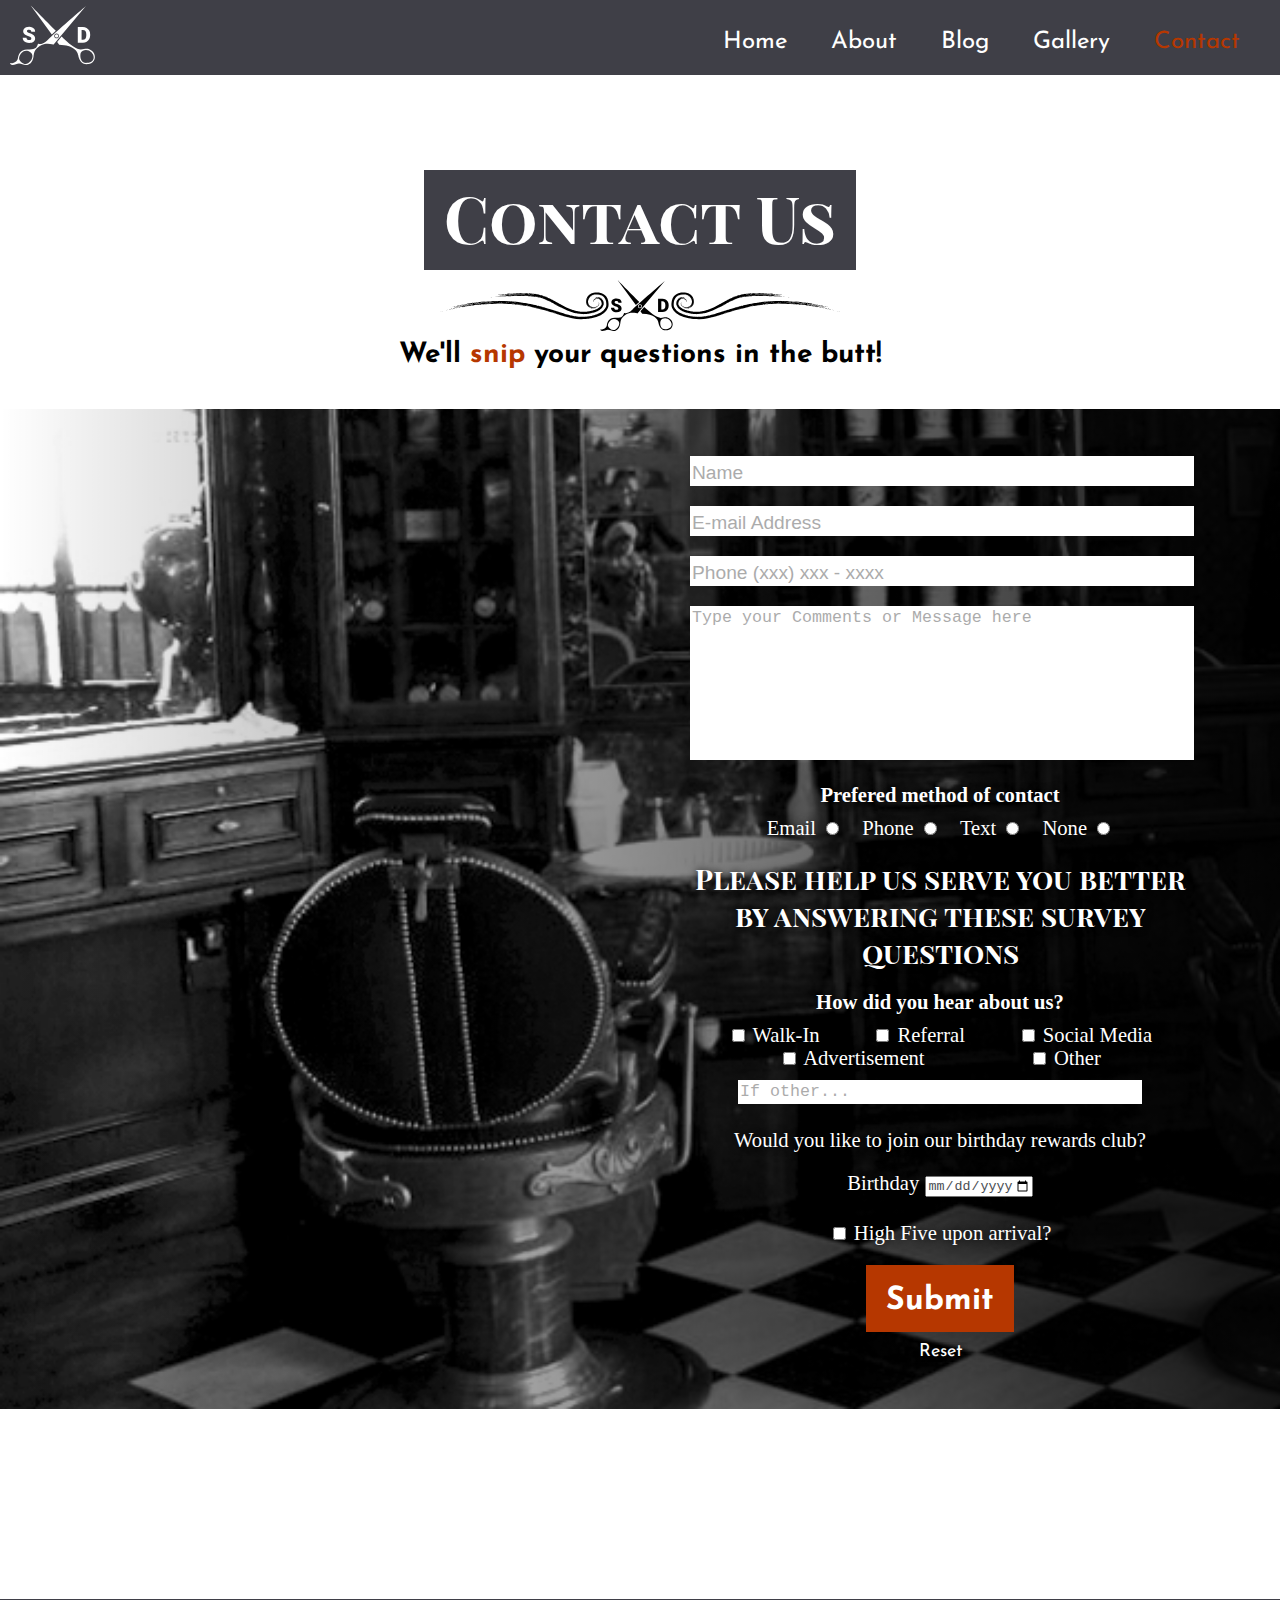
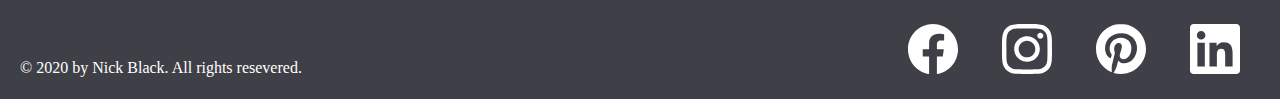
<file: contact/contact.html>
<!DOCTYPE html>
<html lang="en">
<head>
    <meta charset="UTF-8">
    <meta name="viewport" content="width=device-width, initial-scale=1.0">
    <title>Contact Side Door</title>
    <link rel="stylesheet" href="../style.css">
    <link rel="stylesheet" href="contact-style.css">
    <link href="https://fonts.googleapis.com/css2?family=Josefin+Sans:ital,wght@0,400;0,700;1,400&family=Playfair+Display+SC:ital,wght@0,400;0,700;0,900;1,400&display=swap" rel="stylesheet">
    <link rel="stylesheet" href="https://cdnjs.cloudflare.com/ajax/libs/font-awesome/4.7.0/css/font-awesome.min.css">
    <script src="../script.js"></script>
</head>
<body id="body">
    <header>
        <nav id="navbar" class="navbar">
            <object data="../images/sdb_scissors_white.svg" type="image/svg+xml"></object>
            <div id="nav-links" class="topnav">
                <a href="javascript:void(0);" class="icon" onclick="myFunction()">
                    <i class="fa fa-bars"></i>
                </a>
                <a href="../index.html">Home</a>
                <a href="../about/about.html">About</a>
                <a href="../blog/blog.html">Blog</a>
                <a href="../gallery/gallery.html" >Gallery</a>
                <a href="../contact/contact.html" class="active">Contact</a>
            </div>
        </nav>
    </header>
    <main>
        <div class="container">
            <h1>Contact Us</h1>
            <div class="ask-me">
                <img src="../images/sdb_scissors_black_linebreak.svg" alt="LineBreak">
                <h3>We'll <span class="orange-text" onclick="changeBackground()">snip</span> your questions in the butt!</h3>
            </div>
        <form id="form-body" action="results.html" method="get">
            <section class="form-section">
              <div class="form-box-1">
                <div>
                  <!-- <label for="name">Name</label><br> -->
                  <input type="text" name="name" id="name" placeholder="Name" required >
                </div>
                <div>
                  <!-- <label for="email">Email</label><br> -->
                  <input type="email" name="email" id="email" placeholder="E-mail Address" required>
                </div>
                <div>
                  <input type="text" name="phone" id="phone" placeholder="Phone (xxx) xxx - xxxx" required>
                </div>
                <div>
                  <!-- <label for="comments">Comments or Message</label><br> -->
                  <textarea id="comments" name="comments" placeholder="Type your Comments or Message here" maxlength="500" minlength="10" required></textarea>
                </div>
                <div class="contact-question">
                  <b>Prefered method of contact</b>
                  <div class="question">
                    <div class="type-contact">
                      <label for="email_contact">Email</label>
                      <input type="radio" name="contacted" id="email_contact" value="email_contact" required>
                    </div>
                    <div class="type-contact">
                      <label for="phone_contact">Phone</label>
                      <input type="radio" name="contacted" id="phone_contact" value="phone_contact">
                    </div>
                    <div class="type-contact">
                        <label for="text_contact">Text</label>
                        <input type="radio" name="contacted" id="text_contact" value="text_contact">
                      </div>
                      <div class="type-contact no-con">
                        <label for="no_contact">None</label>
                        <input type="radio" name="contacted" id="no_contact" value="no_contact">
                      </div>
                  </div>
                </div>
                <h3>Please help us serve you better by answering these survey questions</h3>
                <div class="contact-question">
                  <b>How did you hear about us?</b>
                  <div class="question">
                    <div class="check">
                      <div class="check-item">
                          <input type="checkbox" name="walk-in" id="walk-in">
                          <label for="walk-in">Walk-In</label>
                      </div>
                      <div class="check-item">
                          <input type="checkbox" name="referral" id="referral">
                          <label for="referral">Referral</label>
                      </div>
                      <div class="check-item">
                          <input type="checkbox" name="socail-media" id="socail-media">
                          <label for="socail-media">Social Media</label>
                      </div>
                      <div class="check-item">
                          <input type="checkbox" name="advert" id="advert">
                          <label for="advert">Advertisement</label>
                      </div>
                      <div class="check-item">
                          <input type="checkbox" name="other" id="other">
                          <label for="aca">Other</label>
                      </div>
                    </div>
                  </div>
                  <div>
                    <!-- <label for="comments">Comments or Message</label><br> -->
                    <textarea id="other_ans" name="other_ans" placeholder="If other..." maxlength="50" required></textarea>
                  </div>
                </div>
                  <div class="contact-question">
                    Would you like to join our birthday rewards club?
                    <div class="question">       
                      <div class="birthday">
                        <label for="date">Birthday</label>
                        <input type="date" name="date" id="date" min="1930-01-01" max="2040-12-31">
                      </div>
                    </div>
                  </div>
                  <div class="contact-question hi-5">
                  <div class="question">
                    <div class="check">
                      <div>
                          <input type="checkbox" name="high-five" id="high-five" required>
                          <label for="high-five">High Five upon arrival?</label>
                      </div>
                    </div>
                    </div>
                    </div>
                    <section class="submit-box">
                      <input type="submit" value="Submit">
                      <input type="reset">
                    </section>
              </div>
            </section>
          </form>
        </div>
    </main>
    <footer>
        <section class="footer-box">
            <div class="social-media">
                <a href="https://www.facebook.com" target="_blank"><img src="../images/facebook_logo.svg" alt="Facebook.com"></a>
                <a href="https://www.instagram.com" target="_blank"><img src="../images/instagram_logo.svg" alt="Instagram.com"></a>
                <a href="https://www.pinterest.com" target="_blank"><img src="../images/pinterest_logo.svg" alt="Pinterest.com"></a>
                <a href="https://www.linkedin.com" target="_blank"><img src="../images/linkedin_logo.svg" alt="linkedIn.com"></a>
                <span class="small-text">© 2020 by Nick Black. All rights resevered.</span>
            </div>
        </section>
    </footer>
</body>
</html>
</file>
<file: style.css>
/* fonts
font-family: 'Josefin Sans', sans-serif;
font-family: 'Playfair Display SC', serif; 
colors
gray - #3f3f47
orange - #b63700 
*/

/* General rules */


body {
    margin: 0;
}

h1 {
    font-family: 'Playfair Display SC', serif;
    font-size: 2em;
    margin: 0;
}

h2 {
    font-family: 'Josefin Sans', sans-serif;
    font-weight: 400;
    margin: 0;
}

a {
    text-decoration: none;
}
/* Nav Rules */

.navbar {
    width: 100vw;
    height: 75px;
    background-color: #3f3f47;
    position: fixed;
    top: 0;
    z-index: 99;
    display: flex;
    justify-content: flex-end;
    transition: height 200ms linear;
}

.navbar.scroll-down {
    height: 0;
}

.navbar > object {
    height: 80%;
    fill: white;
    position: absolute;
    top: 5px;
    left: 10px;

}

.topnav a {
    text-decoration: none;
    color: white;
    font-family: 'Josefin Sans', sans-serif;
    font-size: 1.5em;
    display: inline-block;
    margin: 0 20px;
}

.topnav a:hover {
    opacity: .7;
}

.topnav {
    margin: 30px 20px;
    visibility: visible;
}

.topnav .icon {
    display: none;
  }

/* Main rules */
/* Top section */

#logo {
    margin-top: 100px;
    width: 100%;
    display: flex;
    justify-content: center;
    height: 250px;
}

.logo > object {
    height: 100%;
}

#main-image {
    background-image: url(./images/main-img.jpg);
    background-size: contain;
    background-position: center center;
    background-repeat: no-repeat;
    width: 100%;
    height: 0;
    padding-top: 40%;
    position: relative;
    margin-top: 20px;
}

#beacon {
    position: absolute;
    right: 0;
    top: 0;
    width: 100%;
    display: none;
    z-index: 2;
}

#orange-door {
    position: absolute;
    right: 0;
    top: 0;
    width: 100%;
    display: none;
    opacity: .7;
    z-index: 3;
}

#yellow-door {
    position: absolute;
    right: 0;
    top: 0;
    width: 100%;
    display: none;
    opacity: .7;
    z-index: 4;
}

#blue-door {
    position: absolute;
    right: 0;
    top: 0;
    width: 100%;
    display: none;
    opacity: .7;
    z-index: 5;
}

#green-door {
    position: absolute;
    right: 0;
    top: 0;
    width: 100%;
    display: none;
    opacity: .7;
    z-index: 5;
}

#pink-door {
    position: absolute;
    right: 0;
    top: 0;
    width: 100%;
    display: none;
    opacity: .7;
    z-index: 5;
}

.main-container {
    position: absolute;
    top: 0;
    bottom: 0;
    right: 0;
    left: 0;
    width: 100%;
    height: 100%;
    display: grid;
    grid-template-columns: 1.5fr 20px 1fr;
}

.side-box {
    display: flex;
    flex-direction: column;
    align-items: flex-start;
    justify-content: center;
    grid-column-start: 3;
    margin-right: 20px;
    z-index: 8;
}

.textbox-5 {
    display: none;
}

.textbox-1 {
    background-color: white;
    margin: 10px 0;
}

.textbox-1 > h1 {
    padding: 10px;
}

.orange-text, a.active {
    color: #b63700;
    z-index: 99;
}

.textbox-2 {
    background-color: #3f3f47;
    padding: 10px;
    color: white;
    margin: 10px 0;
}

.textbox-3  h2 {
    line-height: 1.2em;
}

.textbox-3 {
    background-color: #3f3f47;
    color: white;
    padding: 10px;
    margin: 10px 0;
    display: none;
    font-size: 1em;
    width: 90%;
}

.textbox-4 {
    background-color: #3f3f47;
    color: white;
    padding: 10px;
    margin: 0 0 20px;
    display: none;
    font-size: 1em;
    width: 100%;
    text-align: center;
}

.button {
    font-family: 'Josefin Sans', sans-serif;
    font-size: 1.5em;
    background-color: #b63700;
    color: white;
    padding: 20px 20px 10px;
    margin: 20px 0;

}

.button:hover{
    background: #cf6639;
    cursor: pointer;
}

/* bottom section */

.second-container {
    display: flex;
    justify-content: center;
    margin: 0 auto;;
    width: 90%;
}

.image-box {
    display: inherit;
    flex-direction: column;
    align-items: center;
    margin: 40px 20px;
}

.image-box img {
    filter: grayscale(100);
    border: 2px solid black;
    opacity: .8;
    width: 100%
}

.image-box img:hover {
    opacity: 1;
}

/* footer section */

.footer-box {
    color: white;
    width: 100%;
    height: 100px;
    background-color: #3f3f47;
    margin: 0;
    position: relative;
    /* bottom: 40; */
    display: flex;
    align-items: center;
    justify-content: flex-end;
}

.small-text {
    position: absolute;
    left: 20px;
    margin-top: 35px;
}

.social-media {
    height: 50px;
    margin-right: 20px;
}

.social-media img{
    height: 100%;
    margin: 0 20px;
}

.social-media img:hover {
    opacity: .7;
}

@media (max-width: 1045px) {
    .main-container {
        grid-template-columns: 1fr 20px 1.5fr;
    }
    .second-container {
        flex-wrap: wrap;
    }
    .image-box {
        margin-bottom: 20px;
    }
    #main-image {
        margin-bottom: 20px;
    }
    .textbox-1 > h1 {
        font-size: 1.5em;
    }
    .textbox-2 {
        display: none;
    }
    .textbox-3 {
        display: block;
        min-width: 350px;
    }
    .button {
        padding: 15px;
    }
}


@media screen and (max-width: 699px) {
    .topnav a {display: none;}
    .topnav a.icon {
        /* float: right; */
        display: block;
      }
    
}
@media screen and (max-width: 699px) {
    .topnav.responsive {
        position: relative;
        margin: 10px 20px;
    }
    .topnav.responsive a.icon {
        /* position: absolute; */
        right: 0;
        top: 0;
  }
  .topnav.responsive a {
    display: block;
    text-align: right;
    margin: 5px 0;
  }
  .navbar.responsive {
      height: 200px;
  }
  .navbar.responsive.scroll-down {
      height: 0
  }
  .navbar > object {
      max-height: 60px;
  }
}



@media (max-width: 699px) {
    #main-image {
        margin-bottom: 0;
        margin-top: 0;
    }
    .main-container {
        grid-template-columns: 3fr 20px 1fr;
        align-items: flex-end;
    }
    #logo {
        margin-bottom: 30px;;
    }
    .textbox-1 {
        display: none;
    }
    .textbox-3 {
        display: none;
    }

    .textbox-4 {
        display: block;
    }
    .textbox-5 {
        width: 100%;
        margin-bottom: 0;
        text-align: center;
        font-size: .8em;
        margin: 0;
        padding: 0;
        border-top: 2px solid #3f3f47;
        display: block;
    }
    .textbox-5 > h1 {
        padding-bottom: 5px;
        margin: 0;
    }
    .button {
        font-size: 1.25em;
    }
    .footer-box {
        position: absolute;
        left: 0;
        bottom: 80;
        justify-content: center;
        height: 80px;
    }
    .social-media{
        margin-top: -25px;
        height: 35px;
    }
    .small-text {
        position: initial;
        display: block;
        text-align: center;
        font-size: .75em;
        margin-top: 10px;
    }
}
</file>
<file: about/about-style.css>
/* fonts
font-family: 'Josefin Sans', sans-serif;
font-family: 'Playfair Display SC', serif; 
colors
gray - #3f3f47
orange - #b63700 
*/
#logo {
    height: 150px;
}
.wrapper {
    width: 100%;
    height: auto;
    display: flex;
    flex-direction: column;
    align-items: center;
}

.headline-box {
    margin: 40px 0;
    background-color: #3f3f47;
    padding: 10px;
    color: white;
}

.about-container {
    width: 80%;
    max-width: 1000px;
    height: auto;
    display: flex;
    flex-direction: column;
    align-items: center;
    margin: 0 auto 40px;
}

.about-image-container {
    width: 100%;
    min-width: 325px;
    overflow: hidden;
    border-radius: 20px;
    border: 2px solid #3f3f47;
    display: flex;
    justify-content: center;
    align-items: center;

}

.about-image {
    filter: grayscale(100);
    
}

.article-box {
    width: 900px;
    text-align: center;
}

.article-box > h3 {
    padding: 15px 10px 10px;
    background-color: #3f3f47;
    font-family: 'Josefin Sans', sans-serif;
    color: white;
    font-size: 1.5em;
}

article {
    font-family: Georgia, 'Times New Roman', Times, serif;
    margin-bottom: 40px;
    font-size: 1.25em;
}

@media (max-width: 1045px) {
    .article-box {
        width: 600px;
    }
}

@media (max-width: 699px) {
    .about-image-container, .about-image{
        height: 350px;
    }
    .article-box {
        width: 325px
    }
}
</file>
<file: blog/blog-style.css>
/* fonts
font-family: 'Josefin Sans', sans-serif;
font-family: 'Playfair Display SC', serif; 
colors
gray - #3f3f47
orange - #b63700 
*/

#logo {
    height: 150px;
    margin-bottom: 40px;
}

main {
    width: 100%;
    height: auto;
}


.wrapper {
    width: 100%;
    height: auto;
    display: flex;
    flex-direction: column;
    align-items: center;
}

.headline-box {
    margin: 40px 0;
    background-color: #3f3f47;
    padding: 10px;
    color: white;
    margin: 0 auto 40px;
}

.blog-list-container {
    width: 1000px;
    height: auto;
    display: grid;
    grid-template-rows: repeat(3, 300px);
    justify-content: center;
}

.blog-item {
    height: 300px;
    display: grid;
    grid-template-columns: 300px 40px 1fr;
    align-items: center;
}

.blog-image-box {
    display: block;
    grid-column-start: 1;
    height: auto;
    width: 297px;
    margin: 0;
}

.blog-image-box > img {
    filter: grayscale(100);
    border: 2px solid black;
    opacity: .8;
    width: 100%;
    border-radius: 20px;
}

.blog-summary {
    grid-column-start: 3;
    display: flex;
    flex-direction: column;
    align-items: center;
    justify-content: center;
    text-align: center;
}

.blog-title {
    background-color: #3f3f47;
    padding: 10px 20px 5px;
    color: white;
    margin: 10px 0;
    margin-bottom: 20px;
    font-size: 1.5em;
}

.blog-summary article {
    font-size: 1.25em;
}

.textbox-2 > h2 {
    font-size: 2em;
}

.button {
    font-size: 1em;
    padding: 15px 15px 10px;
}

.blog-container {
    width: 900px;
    display: flex;
    flex-direction: column;
    align-items: center;
}

.headline-image > img{
    width: 600px;
    filter: grayscale(100);
    border-radius: 20px;
    margin-bottom: 40px;
}

.blog-article {
    font-size: 1.35em;
    margin-bottom: 40px;
    font-family: Arial, Helvetica, sans-serif;
}

.subscribe-box {
    width: 530px;
    height: auto;
    background: #3f3f47;
    padding: 10px 20px;
    margin-bottom: 40px;
    display: flex;
    flex-direction: column;
}

.subscribe-box > h3 {
    color: white;
    font-family: 'Josefin Sans', sans-serif;
    margin: 5px 0 15px;
}

.email-row {
    display: flex;
    align-items: center;
    justify-content: center;
    margin-bottom: 10px;
}

input[type="email"] {
    width: 75%;
    height: 35px;
    font-size: 1.5em;
    margin: 0;
}

input[type="submit"] {
    background-color: #b63700;
    border: none;
    color: white;
    padding: 10px;
    margin: 0 20px 0;
}

input[type="submit"]:hover {
    cursor: pointer;
    background: #ce5521;
}

@media (max-width: 1024px) {
    .blog-list-container {
        width: 700px;
        grid-template-columns: 1fr;
        grid-template-rows: repeat(3, 600px);
    }
    .blog-item {
        height: 600px;
        display: grid;
        grid-template-columns: 1fr;
        grid-template-rows: 300px 40px 1fr;
        justify-content: center;
    }
    .blog-image-box {
        grid-row-start: 1;
        width: 400px;
        margin: 0 auto;
    }
    .blog-summary {
        grid-column-start: 1;
        grid-row-start: 3;
    }
    .blog-container {
        width: 700px;
    }
    
}

@media (max-width: 699px) {
    .blog-list-container {
        width: 290px;
        grid-template-columns: 1fr;
        grid-template-rows: repeat(3, 675px);
        margin-bottom: 40px;
    }
    .blog-list-container {
        width: 280px;
    }
    .blog-title {
        font-size: 1.125em;
    }
    .subscribe-box {
        width: 280px;
        text-align: center;
    }
    
    .subscribe-box > h3 {
        color: white;
        font-family: 'Josefin Sans', sans-serif;
        margin: 5px 0 15px;
    }
    .blog-image-box {
        margin: 0;
        width: 290px;
    }
    .blog-container {
        width: 280px;
    }
    .headline-box {
        width: 290px;
        text-align: center;
        margin: 40px 0;
        background-color: #3f3f47;
        padding: 10px;
        color: white;
        margin: 0 auto 40px;
    }
    .headline-image > img{
        width: 280px;
        filter: grayscale(100);
        border-radius: 20px;
        margin-bottom: 40px;
    }
    .blog-article{
        text-align: left;
    }
    .email-row {
        display: flex;
        flex-direction: column;
        justify-content: center;
        justify-content: center;
        margin-bottom: 10px;
    }
    
    input[type="email"] {
        width: 98%;
        height: 35px;
        font-size: 1.5em;
        margin: 0 0 20px;
    }
    
    input[type="submit"] {
        background-color: #b63700;
        border: none;
        color: white;
        padding: 10px;
        margin: 0 20px 0;
    }
    
    input[type="submit"]:hover {
        cursor: pointer;
        background: #ce5521;
    }
}
</file>
<file: contact/contact-style.css>
/* fonts
font-family: 'Josefin Sans', sans-serif;
font-family: 'Playfair Display SC', serif; 
colors
gray - #3f3f47
orange - #b63700 
*/



h3 {
    font-family: 'Josefin Sans', sans-serif;
    font-size: 1.75em;
    margin: 0;
}

/* body {
    background-image: url(./background-shop-square2.jpg);
    background-size: cover;
    background-attachment: fixed;
    background-repeat: repeat-y;
} */

main {
    width: 100%;
    height: auto;
    display: flex;
    flex-direction: column;
    align-items: center;
}
/* 
.top-cover {
    width: 100%;
    height: 150px;
    background: white;
} */
.container {
    margin: 150px 0;
    width: 100%;
    height: auto;
    background: white;
    display: flex;
    flex-direction: column;
    align-items: center;
}

.container > h1 {
    margin-top: 20px;
    font-size: 4em;
    padding: 5px 20px 10px;
    background: #3f3f47;
    color: white;
}

.ask-me {
    display: flex;
    flex-direction: column;
    justify-content: center;
    align-items: center;
    margin: 0 auto 40px;
    width: 100%;
    height: auto;
}

.ask-me > img {
    width: 400px;
    margin: 10px 0 10px;
}

#form-body {
    display: flex;
    flex-direction: column;
    align-items: flex-end;
    justify-content: center;
    width: fit-content;
    margin: 0 0 40px;
    width: 100%;
    height: 1000px;
    background-image: linear-gradient(to left, rgba(0,0,0,.9), rgba(255, 255, 255, 0)), url(./background-shop-thin.jpg);
    background-size: cover;
    background-repeat: no-repeat;
    background-position: left;

    /* background: darkseagreen; */

}

.form-section {
    
    margin: 0 40px;
    width: 600px;
    display: flex;
    justify-content: center;
}

.form-box-1 {
    width: 100%;
    padding: 30px;
    margin: 20px 20px 0;
}

.form-box-1 > h3 {
    text-align: center;
    color: white;
    text-shadow: 0 0 8px black;
    font-family: 'Playfair Display SC', serif; 
    margin: 20px 0 20px 0;
}

input, textarea {
    color: #4a4e54;
    
}

input::placeholder {
    font-size: .8em;
    opacity: .6;
}

textarea::placeholder {
    font-size: 1.25em;
    opacity: .6;
}

input[type="text"], input[type="email"] {
    width: 100%;
    font-size: 1.5em;
    margin-bottom: 20px;
    border: none;
}

input[type="text"]:hover, input[type="email"]:hover, textarea:hover, input[type="checkbox"]:hover, input[type="radio"]:hover{
    outline: 2px solid #b63700;
}

input[type="text"]:focus, input[type="email"]:focus, textarea:focus{
    outline: 2px solid #b63700;
}

textarea {
    width: 100%;
    height: 150px;
    resize: none;
    border: none;
    margin-bottom: 20px;
}

#other_ans {
    margin-top: 10px;
    height: 20px;
    width: 80%
}

.contact-question {
    display: flex;
    flex-direction: column;
    justify-content: center;
    font-size: 1.29em;
    text-align: center;
    color: white;
    text-shadow: 0 0 8px black;
}

.question {
    display: flex;
    flex-direction: row;
    justify-content: center;
    flex-wrap: wrap;
    margin-top: 10px;
}

.type-contact {
    margin: 0 10px;
}


.check {
    display: flex;
    flex-wrap: wrap;
    justify-content: space-evenly;
    align-items: flex-start;
}

.check-item {
    margin: 0 15px;
}

.birthday {
    margin-top: 10px;
}

.hi-5 {
    margin: 15px 0 0;
}
.submit-box {
    display: flex;
    flex-direction: column;
    align-items: center;
}

input[type="submit"] {
    font-family: 'Josefin Sans', sans-serif;
    padding: 20px 20px 15px;
    margin: 20px 0 0 0;
    color:white;
    font-size: 2em;
    text-decoration: none;
    font-weight: 700;
    background: #b63700;
    border: none;
}

input[type="reset"] {
    font-family: 'Josefin Sans', sans-serif;
    font-size: 1.125em;
    margin: 10px 0 20px 0;
    color: white;
    text-shadow: 0 0 8px black;
    background: none;
    text-shadow: 0 0 8px black;
    border: none;
}

input[type="submit"]:hover {
    background: #ce5521;
    cursor: pointer;
}

input[type="reset"]:hover {
    opacity: .7;
    cursor: pointer;
}

/* @media rules */

@media (max-width: 1045px) {
    /* .form-box-1 {
        width: 550px;
    } */
    .ask-me > img {
        width: 525px;
    }
}

@media (max-width: 699px) {
    .container > h1 {
        font-size: 2.5em;
    }
    #form-body {
        width: 100%;
        height: 1150px;
        background-image: linear-gradient(to bottom, rgba(0,0,0,.9), rgba(255, 255, 255, 0)), url(./background-shop-thin.jpg);
        align-items: center;
        background-position: center;
    }
    .form-box-1 {
        width: 290px;
    }
    .ask-me {
        width: 300px;
    }
    .ask-me > img {
        width: 290px;
    }
    .ask-me > h3 {
        font-size: 1.5em;
        text-align: center;
    }
    .form-box-1 h3 {
        font-size: 1.25em;
    }
}
</file>
